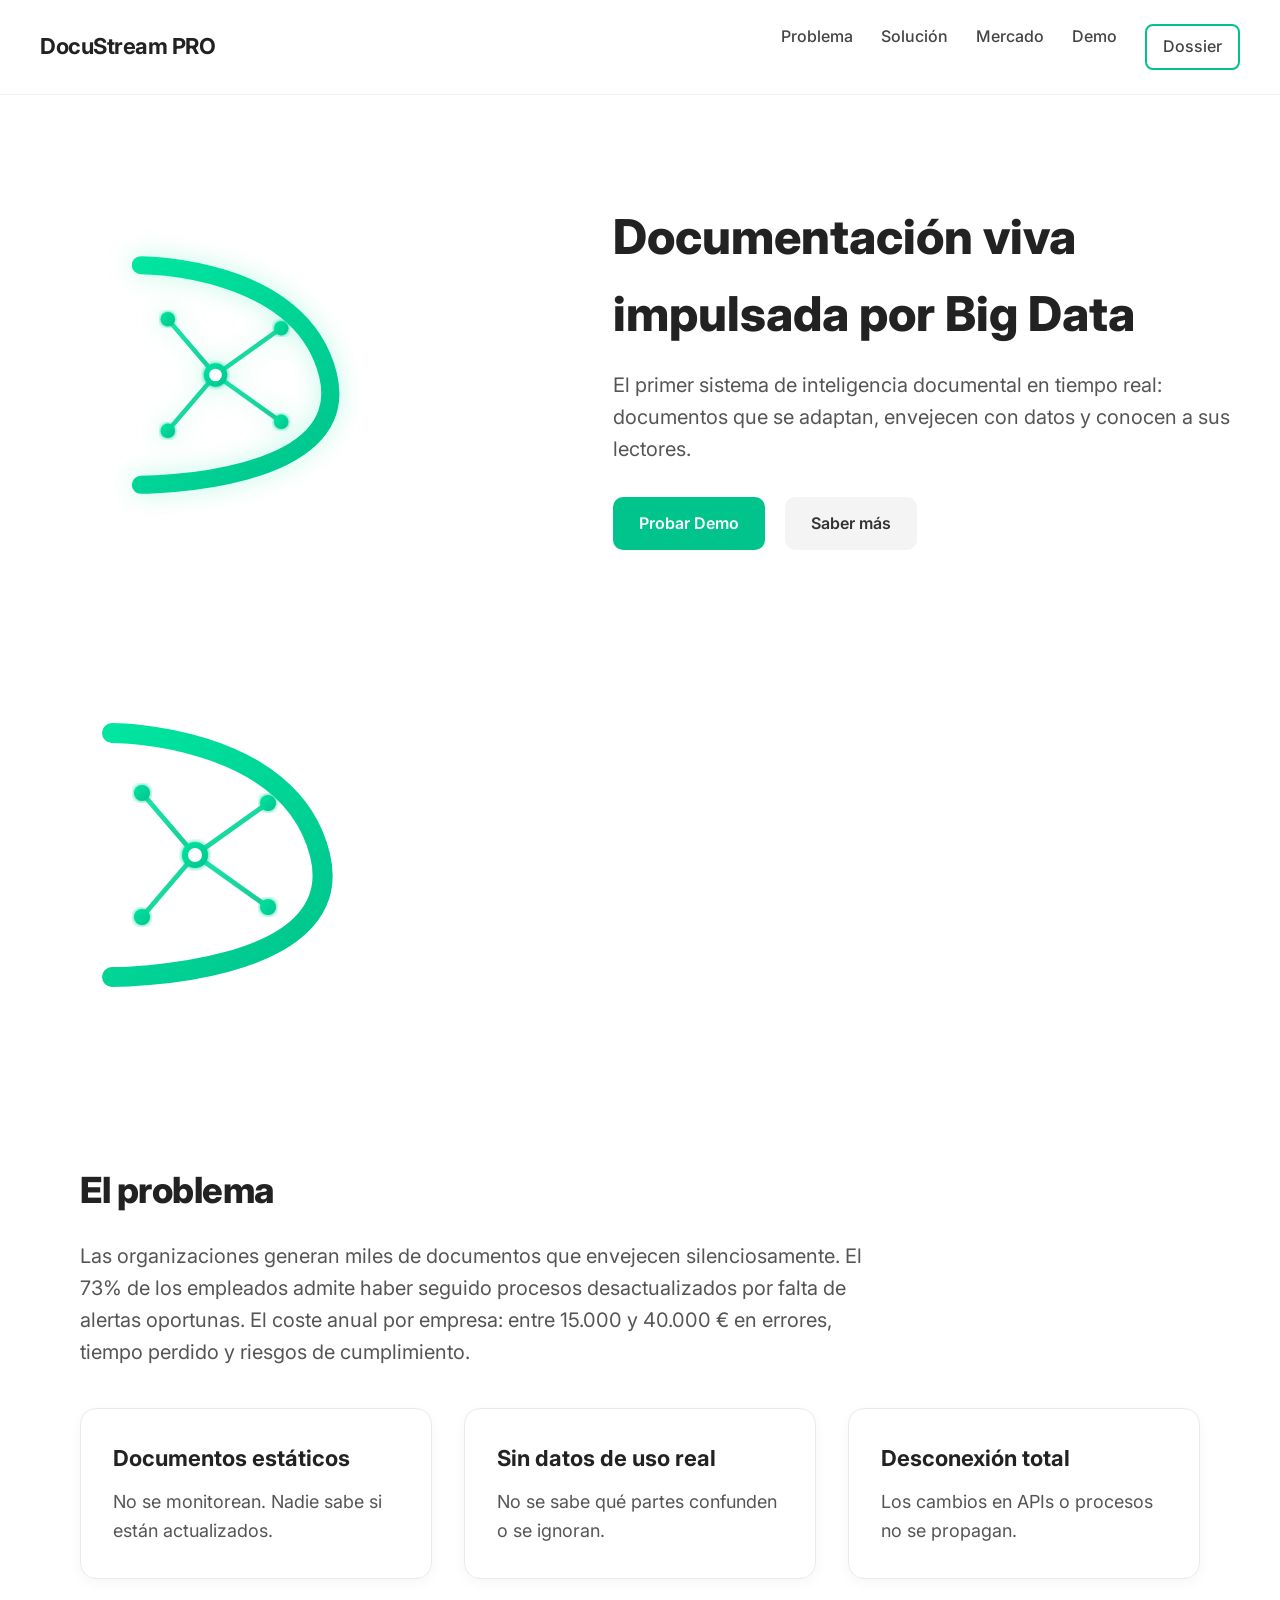
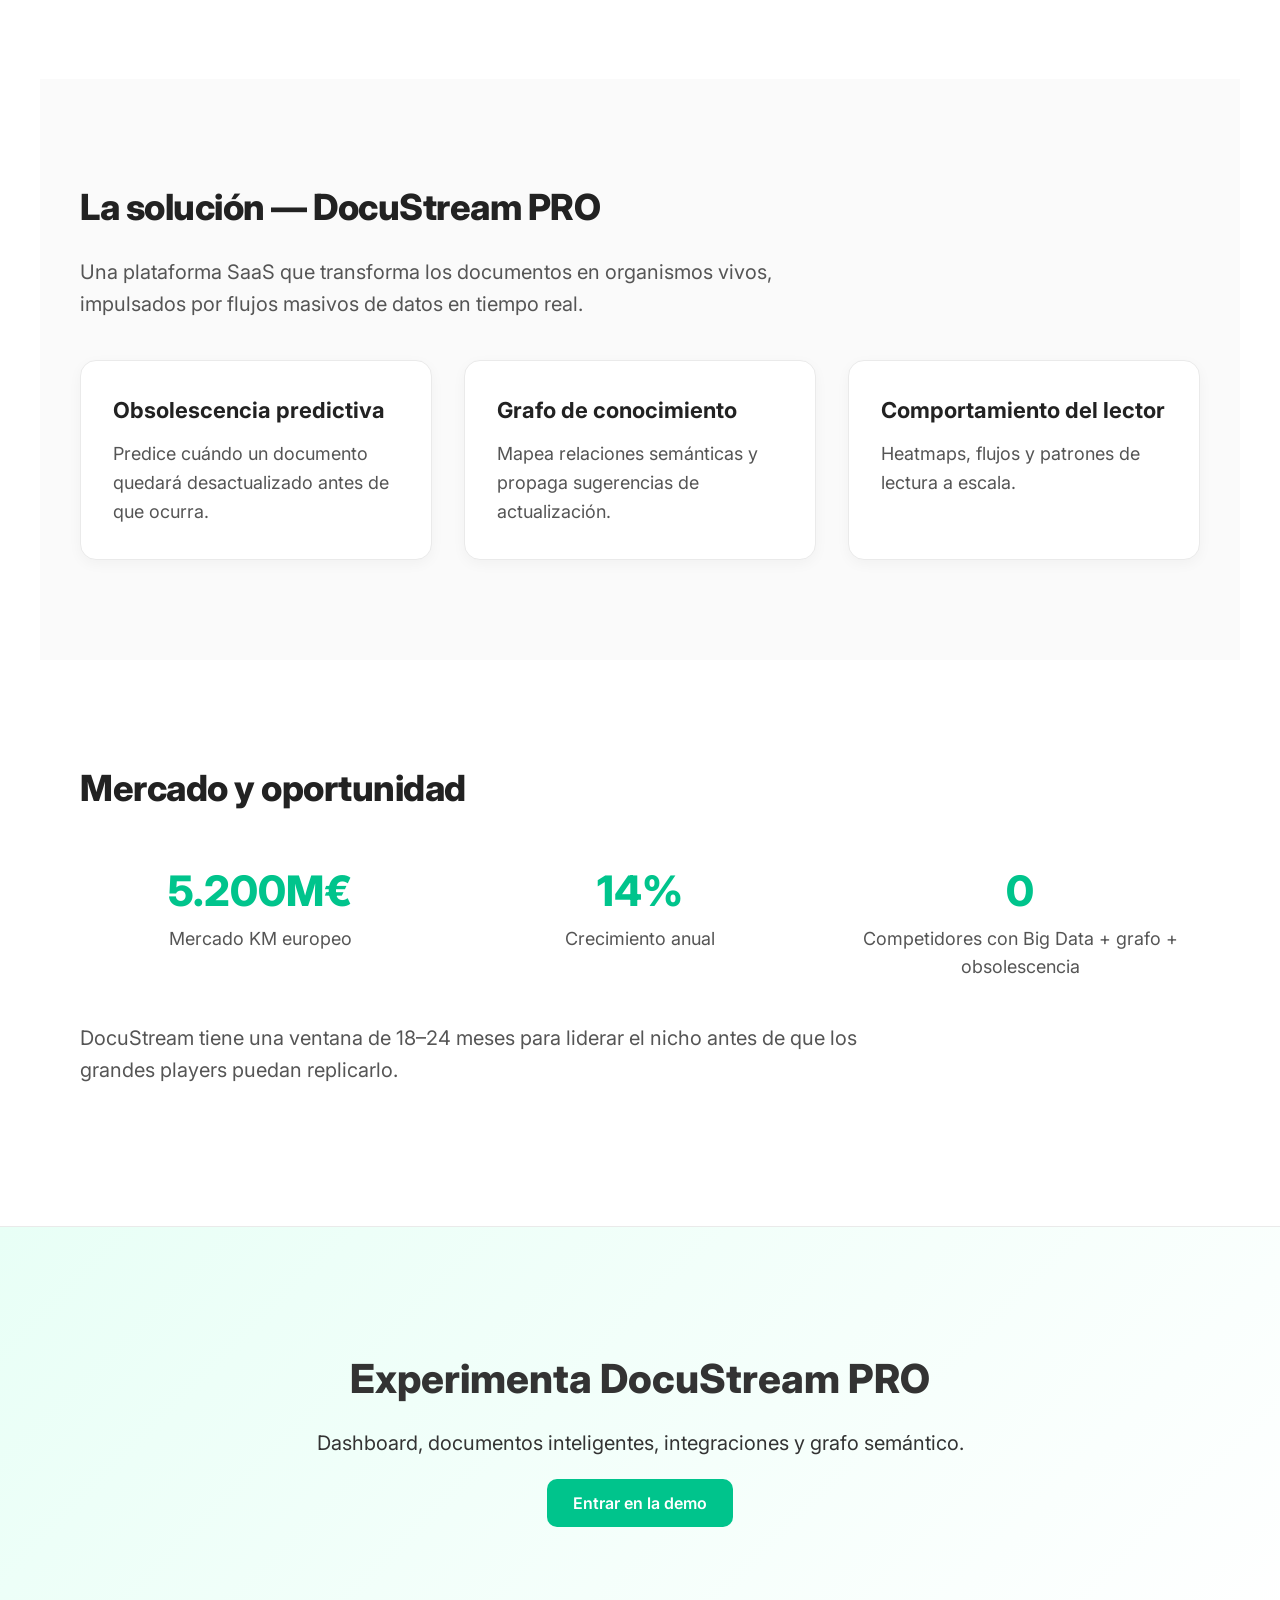
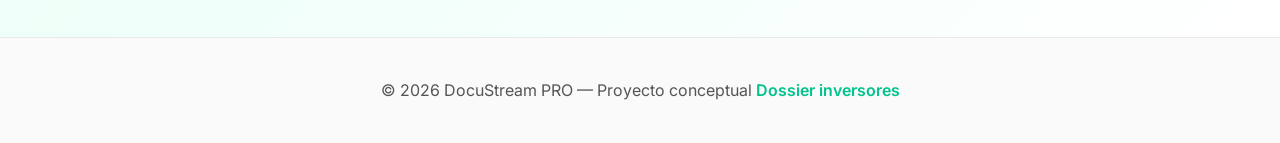
<file: index.html>
<!DOCTYPE html>
<html lang="es">
<head>
    <meta charset="UTF-8">
    <meta name="viewport" content="width=device-width, initial-scale=1.0">
    <title>DocuStream PRO — Inteligencia Documental en Tiempo Real</title>

    <link rel="stylesheet" href="assets/css/style-landing.css">
    <link href="https://fonts.googleapis.com/css2?family=Inter:wght@300;400;500;600;700&display=swap" rel="stylesheet">
</head>

<body>

    <!-- ================= HEADER ================= -->
    <header class="header">
        <div class="logo">DocuStream PRO</div>
        <nav class="nav">
            <a href="#problema">Problema</a>
            <a href="#solucion">Solución</a>
            <a href="#mercado">Mercado</a>
            <a href="#demo">Demo</a>
            <a href="dossier.html" class="btn-outline">Dossier</a>
        </nav>
    </header>

    <!-- ================= HERO ================= -->
    <section class="hero">

        <!-- VISUAL IZQUIERDA -->
        <div class="hero-visual fade-in">
            <img src="assets/images/logo-dark.svg" alt="DocuStream PRO Logo" class="hero-logo">
        </div>

        <!-- TEXTO DERECHA -->
        <div class="hero-content fade-in">
            <h1>Documentación viva impulsada por Big Data</h1>
            <p class="hero-subtitle">
                El primer sistema de inteligencia documental en tiempo real:
                documentos que se adaptan, envejecen con datos y conocen a sus lectores.
            </p>

            <div class="hero-buttons">
                <a href="demo.html" class="btn-primary">Probar Demo</a>
                <a href="#features" class="btn-secondary">Saber más</a>
            </div>
        </div>

    </section>

    <!-- ================= SVG AISLADO (NO AFECTA AL CSS) ================= -->
    <div class="hero-svg-wrapper">
     <svg xmlns="http://www.w3.org/2000/svg" viewBox="0 0 400 400" width="400" height="400">
  <defs>
    <linearGradient id="mintGrad" x1="0%" y1="0%" x2="100%" y2="100%">
      <stop offset="0%" style="stop-color:#00E5A0;stop-opacity:1" />
      <stop offset="100%" style="stop-color:#00C48C;stop-opacity:1" />
    </linearGradient>
    <filter id="glow">
      <feGaussianBlur stdDeviation="2.5" result="coloredBlur"/>
      <feMerge>
        <feMergeNode in="coloredBlur"/>
        <feMergeNode in="SourceGraphic"/>
      </feMerge>
    </filter>
  </defs>
  <!-- Backbone: vertical bar on left -->
  <line x1="112" y1="78" x2="112" y2="322" stroke="url(#mintGrad)" stroke-width="20" stroke-linecap="round"/>
  <!-- D arc -->
  <path d="M112,78 C112,78 290,78 320,200 C350,322 112,322 112,322"
        fill="none"
        stroke="url(#mintGrad)"
        stroke-width="20"
        stroke-linecap="round"
        stroke-linejoin="round"/>
  <!-- Network lines from center hub -->
  <line x1="195" y1="200" x2="142" y2="138" stroke="url(#mintGrad)" stroke-width="5" stroke-linecap="round" opacity="0.9"/>
  <line x1="195" y1="200" x2="268" y2="148" stroke="url(#mintGrad)" stroke-width="5" stroke-linecap="round" opacity="0.9"/>
  <line x1="195" y1="200" x2="142" y2="262" stroke="url(#mintGrad)" stroke-width="5" stroke-linecap="round" opacity="0.9"/>
  <line x1="195" y1="200" x2="268" y2="252" stroke="url(#mintGrad)" stroke-width="5" stroke-linecap="round" opacity="0.9"/>
  <!-- Center hub -->
  <circle cx="195" cy="200" r="13" fill="url(#mintGrad)" filter="url(#glow)"/>
  <circle cx="195" cy="200" r="7" fill="white"/>
  <!-- Satellite nodes -->
  <circle cx="142" cy="138" r="8" fill="url(#mintGrad)" filter="url(#glow)"/>
  <circle cx="268" cy="148" r="8" fill="url(#mintGrad)" filter="url(#glow)"/>
  <circle cx="142" cy="262" r="8" fill="url(#mintGrad)" filter="url(#glow)"/>
  <circle cx="268" cy="252" r="8" fill="url(#mintGrad)" filter="url(#glow)"/>
</svg>

        
    </div>

    <!-- ================= PROBLEMA ================= -->
    <section id="problema" class="section">
        <h2 class="section-title">El problema</h2>

        <p class="section-text">
            Las organizaciones generan miles de documentos que envejecen silenciosamente.
            El 73% de los empleados admite haber seguido procesos desactualizados por falta de alertas oportunas.
            El coste anual por empresa: entre 15.000 y 40.000 € en errores, tiempo perdido y riesgos de cumplimiento.
        </p>

        <div class="cards-3">
            <div class="card">
                <h3>Documentos estáticos</h3>
                <p>No se monitorean. Nadie sabe si están actualizados.</p>
            </div>
            <div class="card">
                <h3>Sin datos de uso real</h3>
                <p>No se sabe qué partes confunden o se ignoran.</p>
            </div>
            <div class="card">
                <h3>Desconexión total</h3>
                <p>Los cambios en APIs o procesos no se propagan.</p>
            </div>
        </div>
    </section>

    <!-- ================= SOLUCIÓN ================= -->
    <section id="solucion" class="section alt">
        <h2 class="section-title">La solución — DocuStream PRO</h2>

        <p class="section-text">
            Una plataforma SaaS que transforma los documentos en organismos vivos,
            impulsados por flujos masivos de datos en tiempo real.
        </p>

        <div class="cards-3">
            <div class="card">
                <h3>Obsolescencia predictiva</h3>
                <p>Predice cuándo un documento quedará desactualizado antes de que ocurra.</p>
            </div>
            <div class="card">
                <h3>Grafo de conocimiento</h3>
                <p>Mapea relaciones semánticas y propaga sugerencias de actualización.</p>
            </div>
            <div class="card">
                <h3>Comportamiento del lector</h3>
                <p>Heatmaps, flujos y patrones de lectura a escala.</p>
            </div>
        </div>
    </section>

    <!-- ================= MERCADO ================= -->
    <section id="mercado" class="section">
        <h2 class="section-title">Mercado y oportunidad</h2>

        <div class="metrics">
            <div class="metric">
                <div class="metric-value">5.200M€</div>
                <div class="metric-label">Mercado KM europeo</div>
            </div>
            <div class="metric">
                <div class="metric-value">14%</div>
                <div class="metric-label">Crecimiento anual</div>
            </div>
            <div class="metric">
                <div class="metric-value">0</div>
                <div class="metric-label">Competidores con Big Data + grafo + obsolescencia</div>
            </div>
        </div>

        <p class="section-text">
            DocuStream tiene una ventana de 18–24 meses para liderar el nicho antes de que los grandes players puedan replicarlo.
        </p>
    </section>

    <!-- ================= CTA DEMO ================= -->
    <section id="demo" class="cta">
        <h2>Experimenta DocuStream PRO</h2>
        <p>Dashboard, documentos inteligentes, integraciones y grafo semántico.</p>
        <a href="demo.html" class="btn-primary">Entrar en la demo</a>
    </section>

    <!-- ================= FOOTER ================= -->
    <footer class="footer">
        <span>© 2026 DocuStream PRO — Proyecto conceptual</span>
        <a href="dossier.html">Dossier inversores</a>
    </footer>

</body>
</html>
</file>
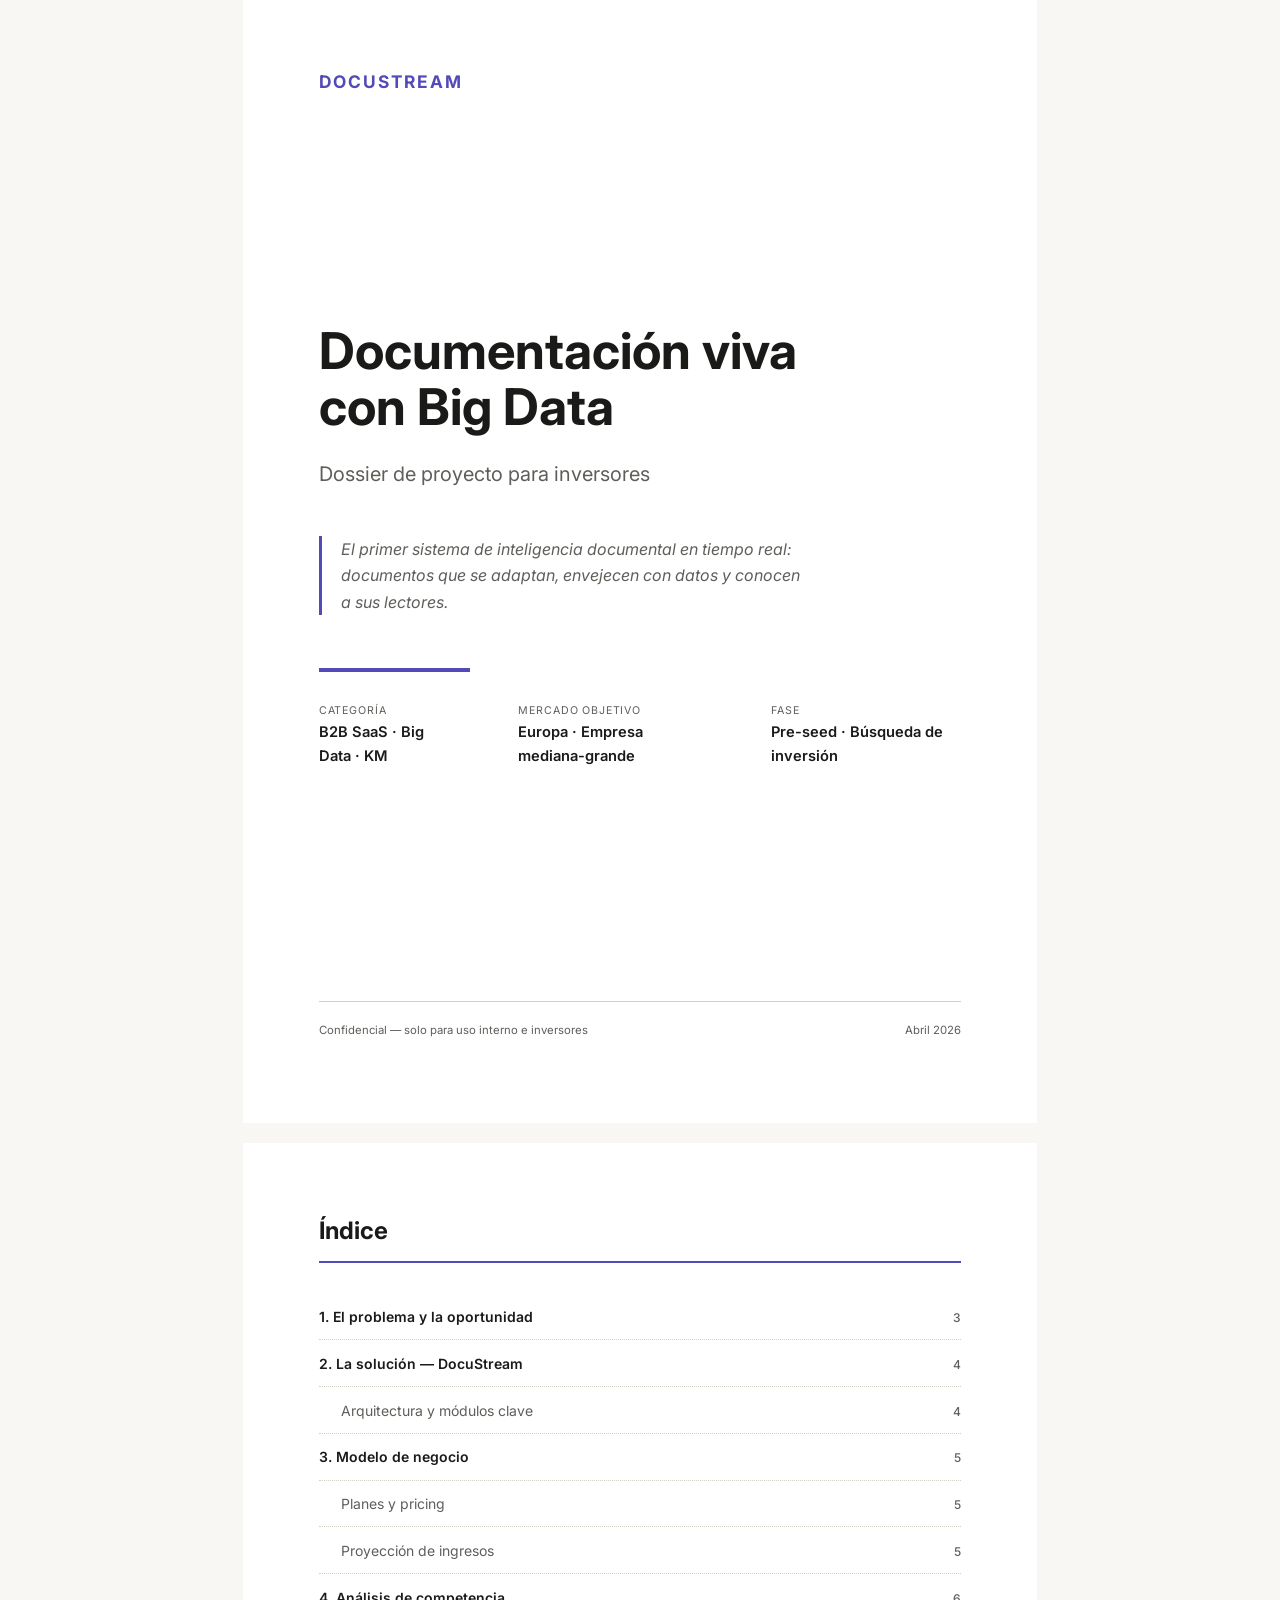
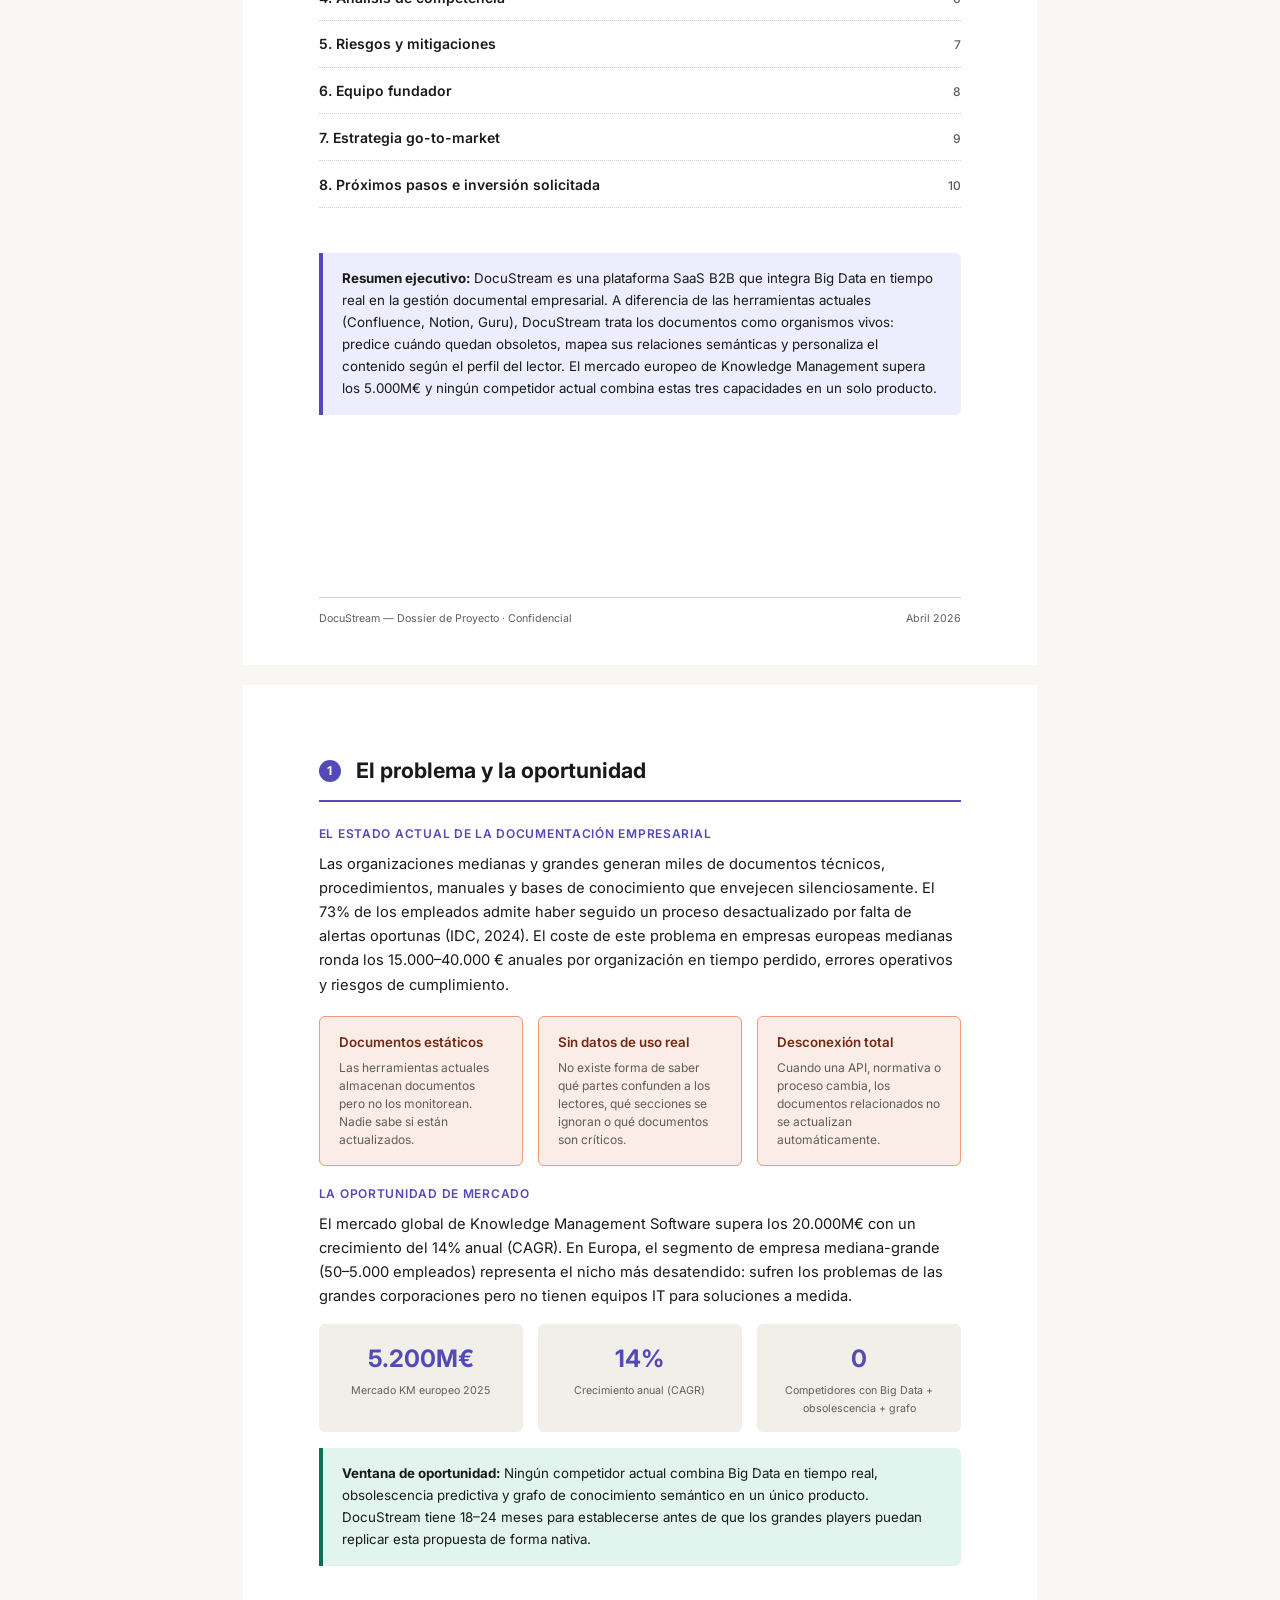
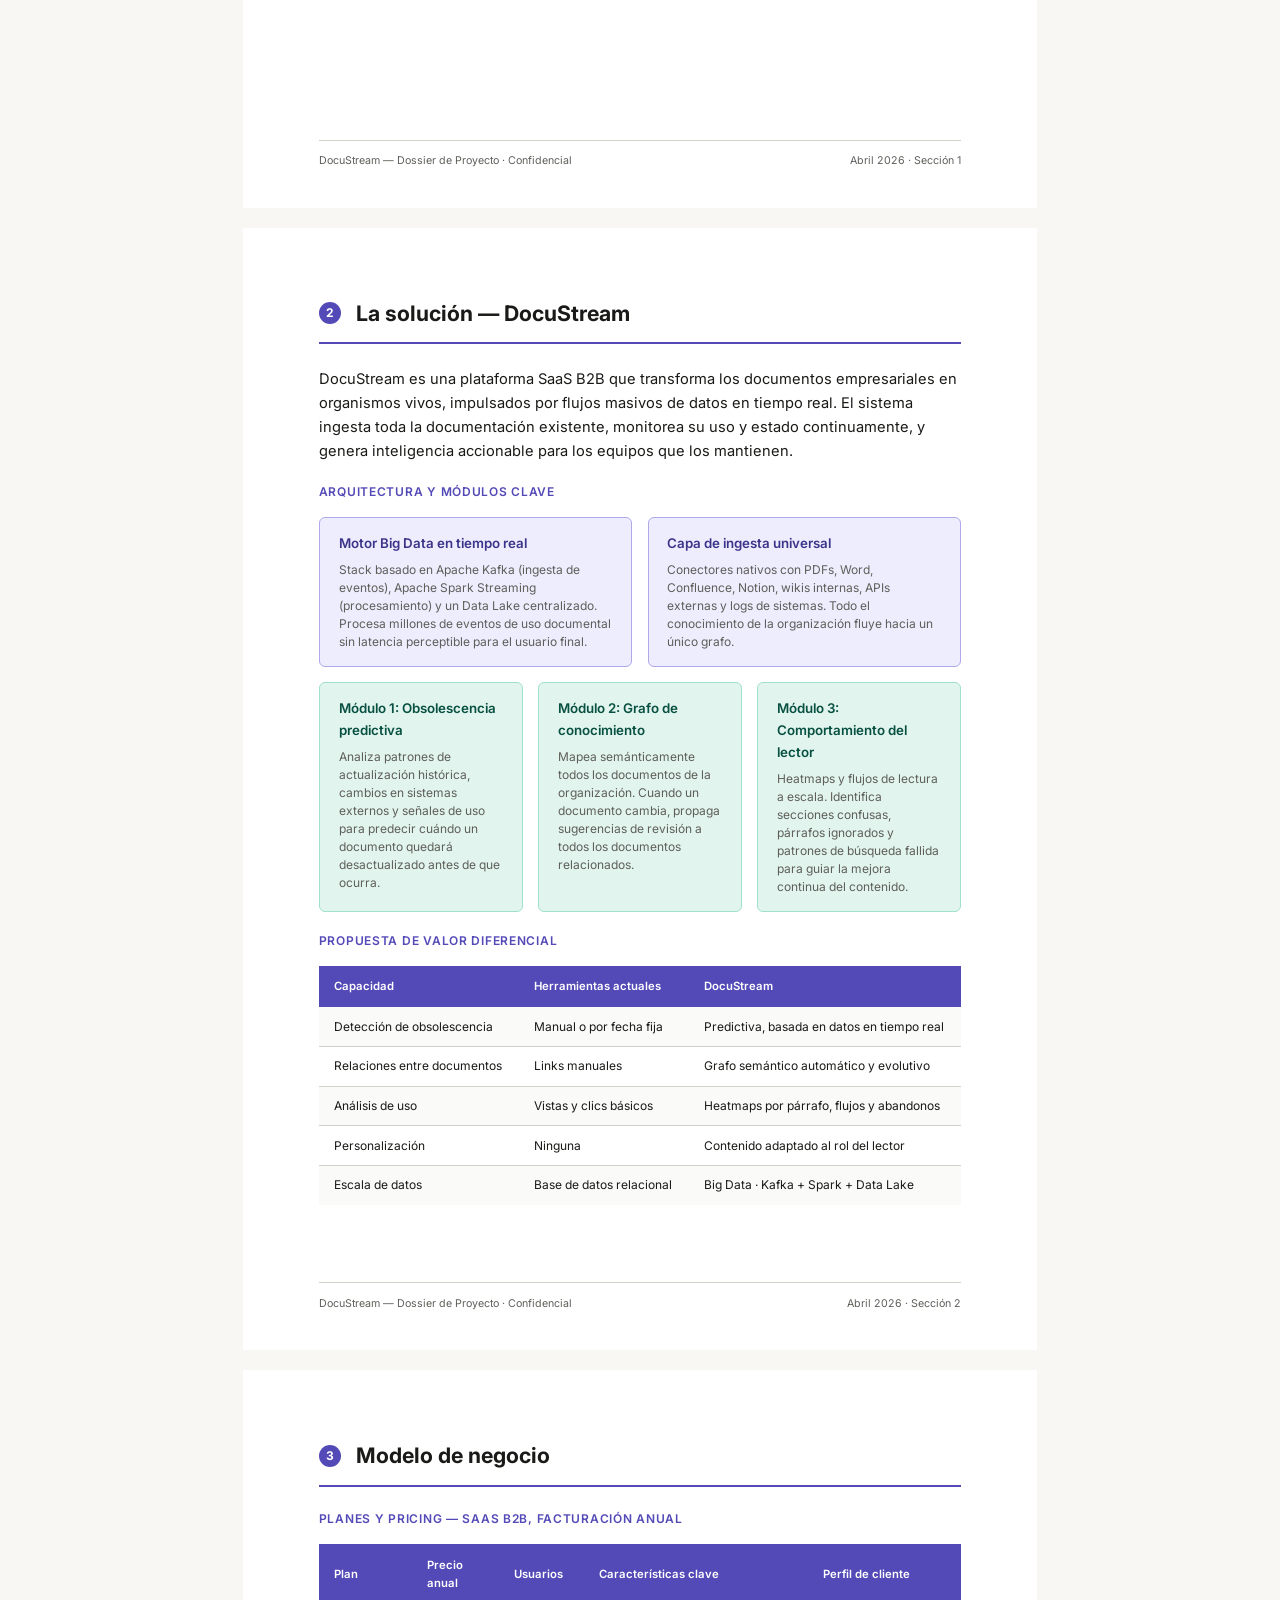
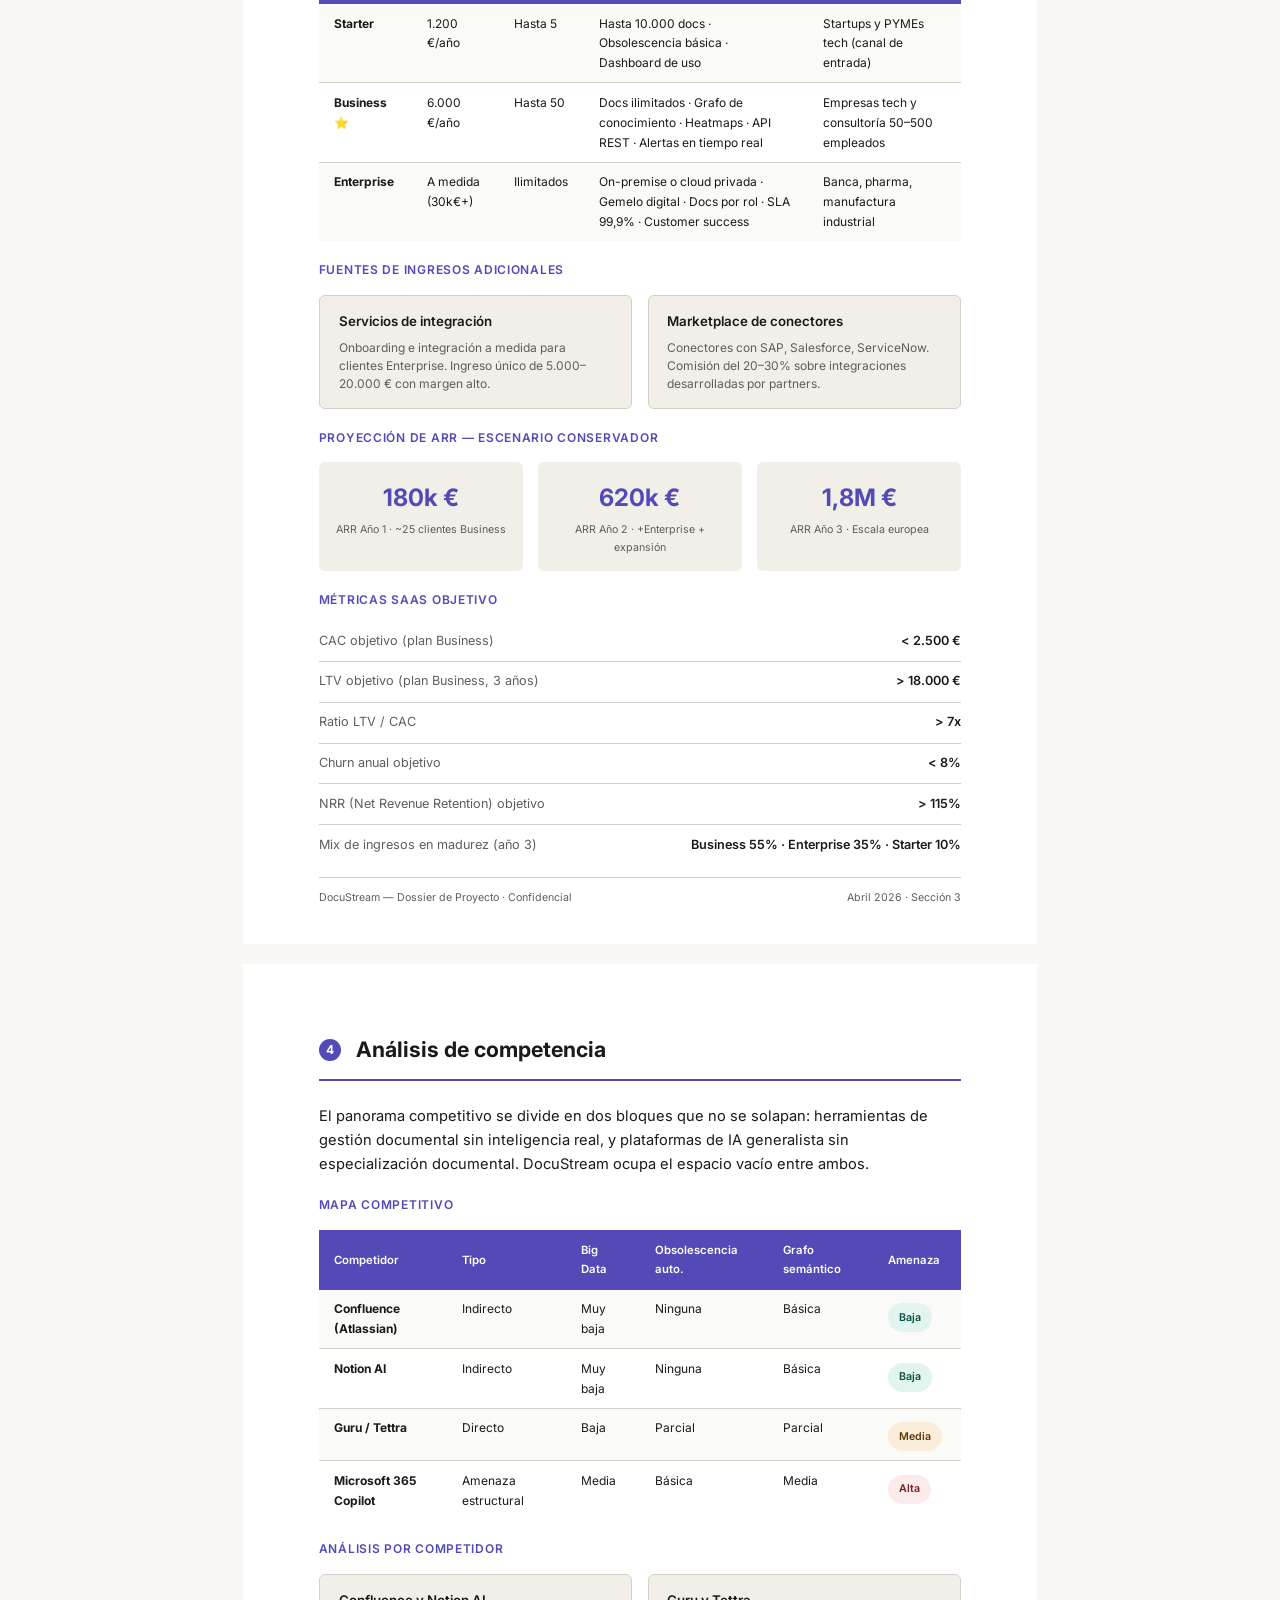
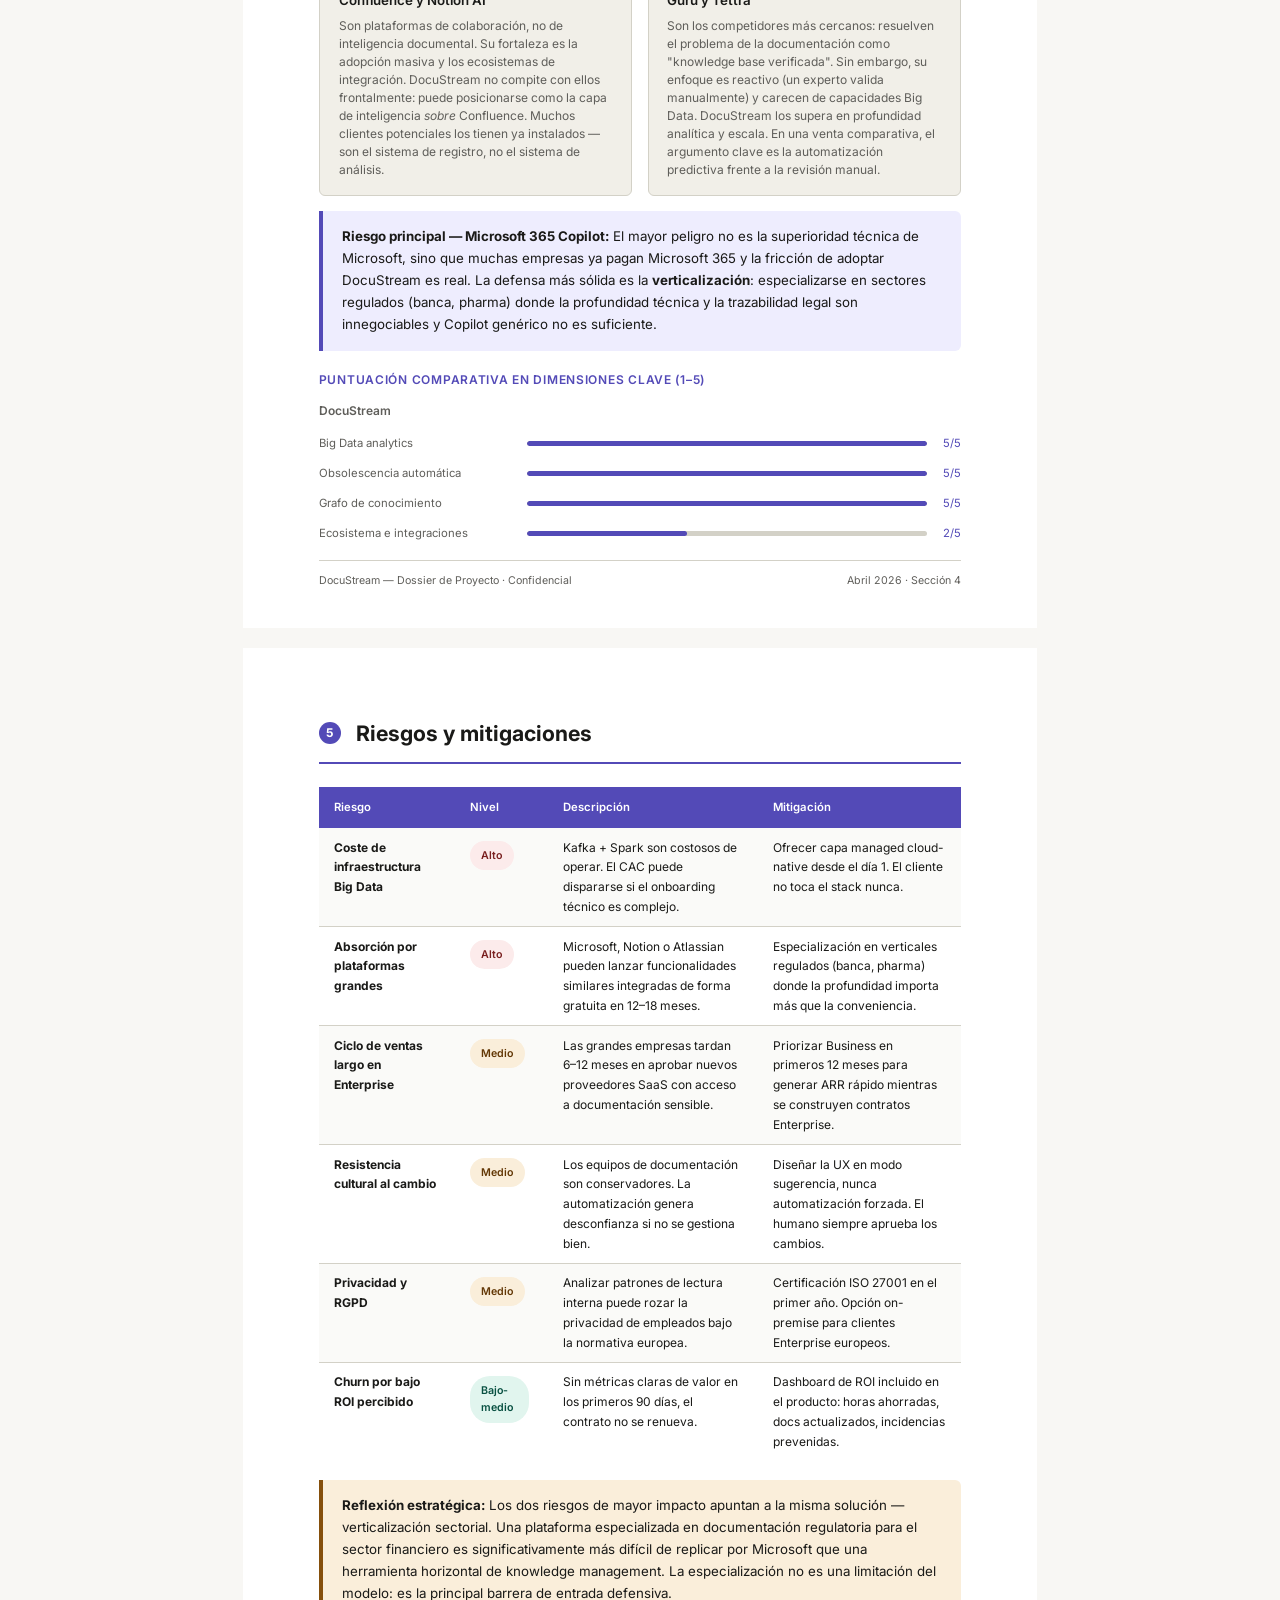
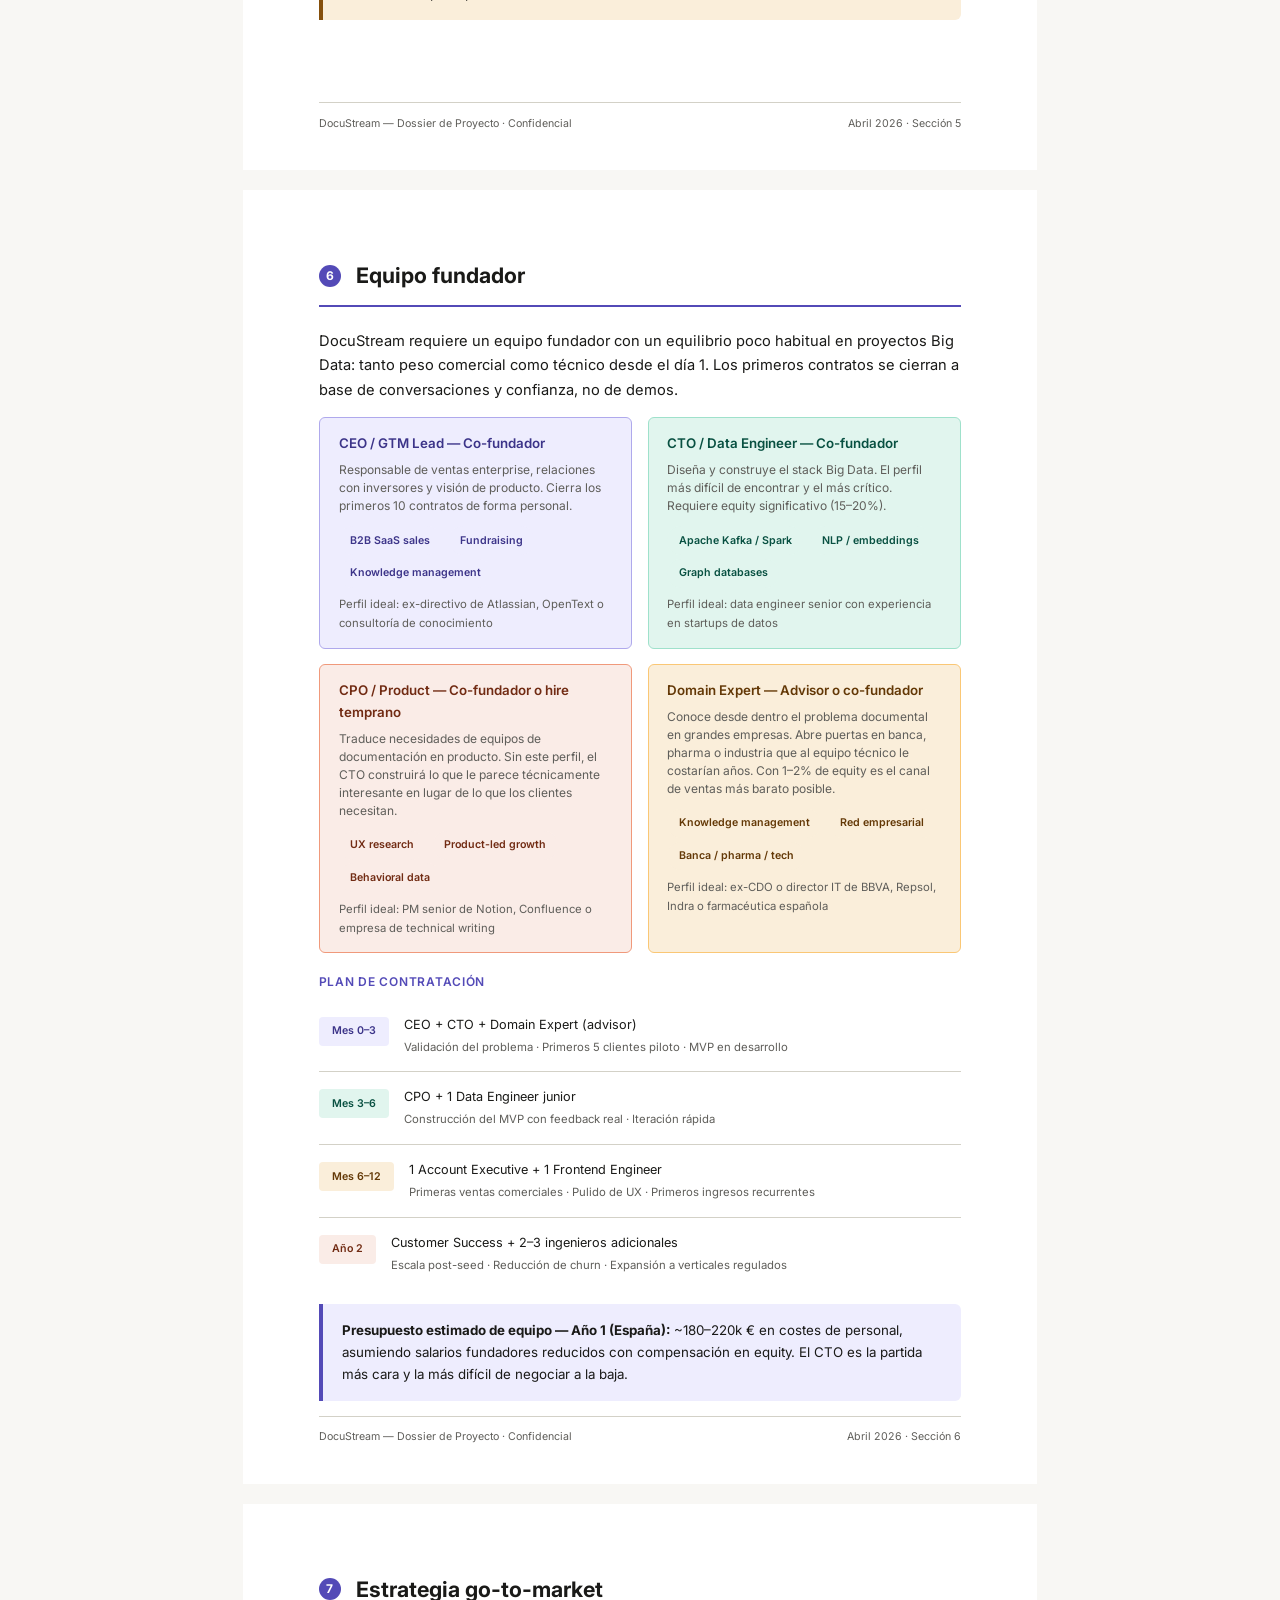
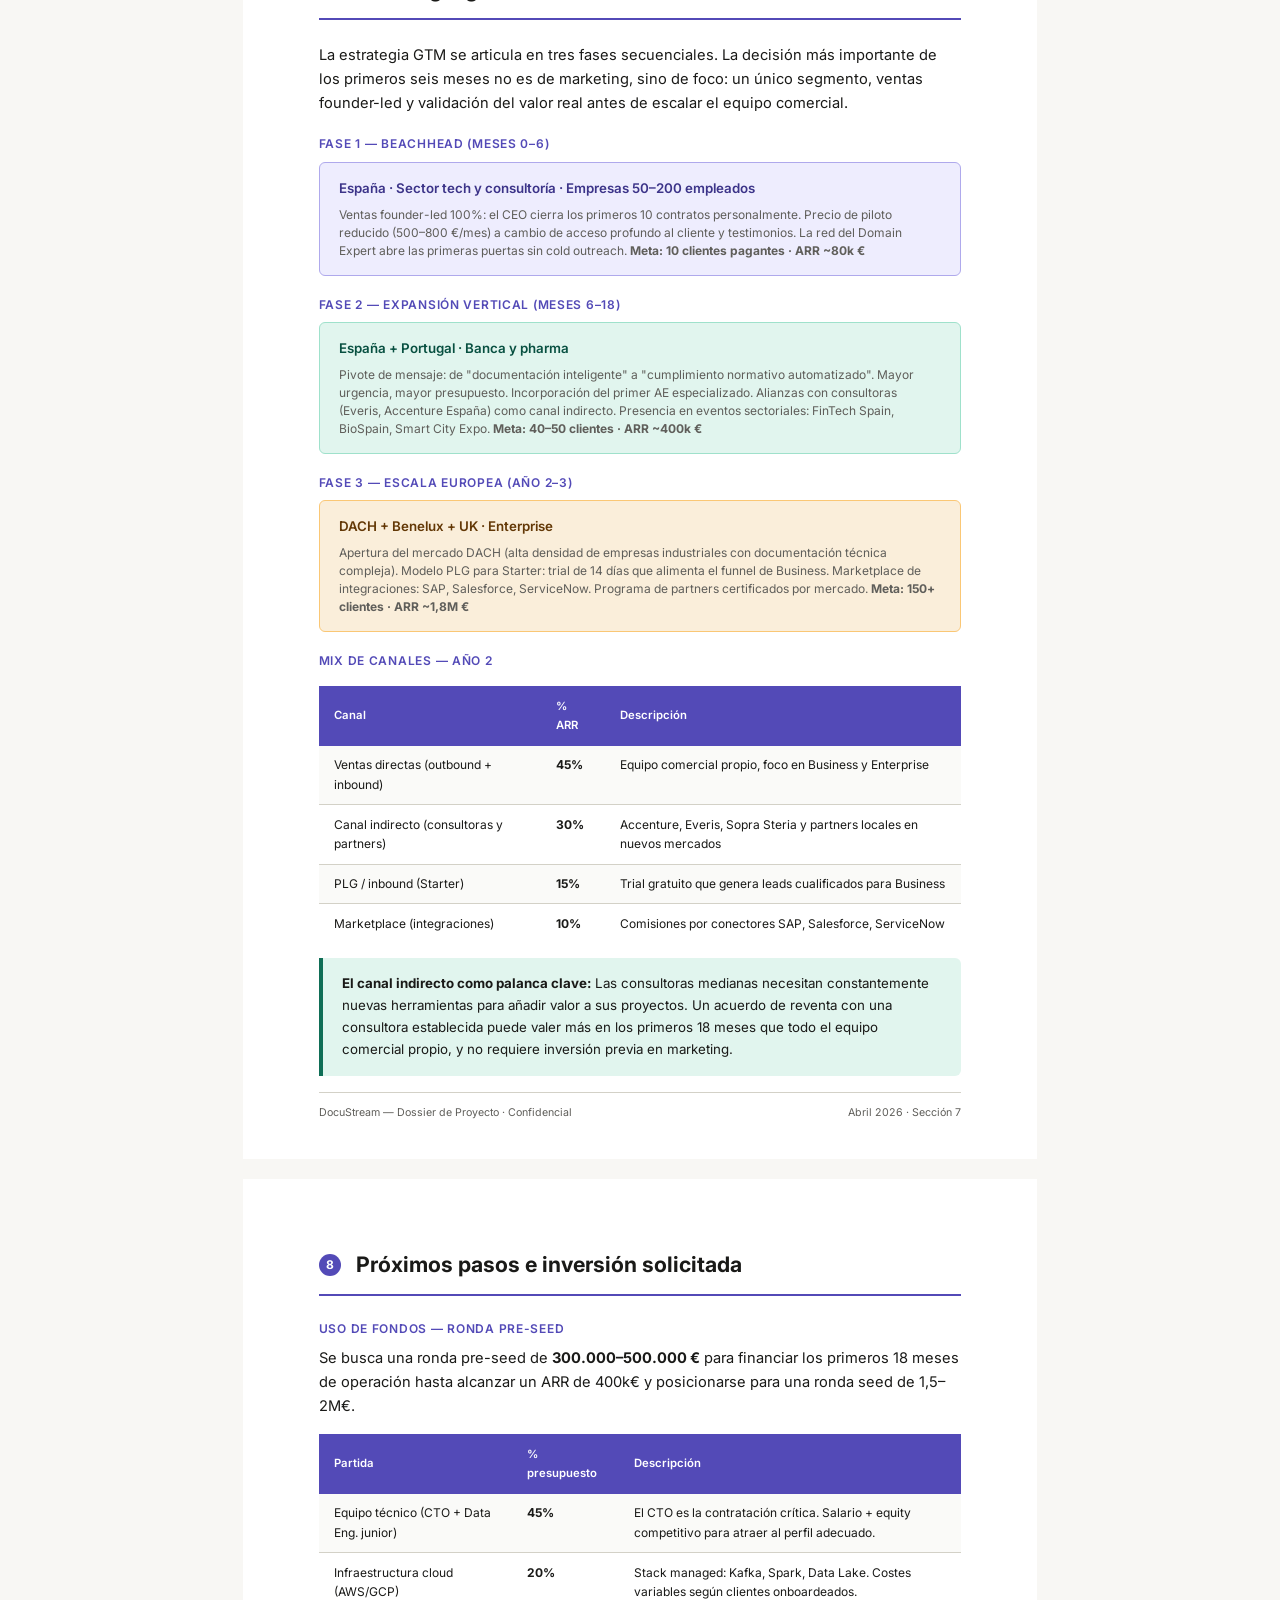
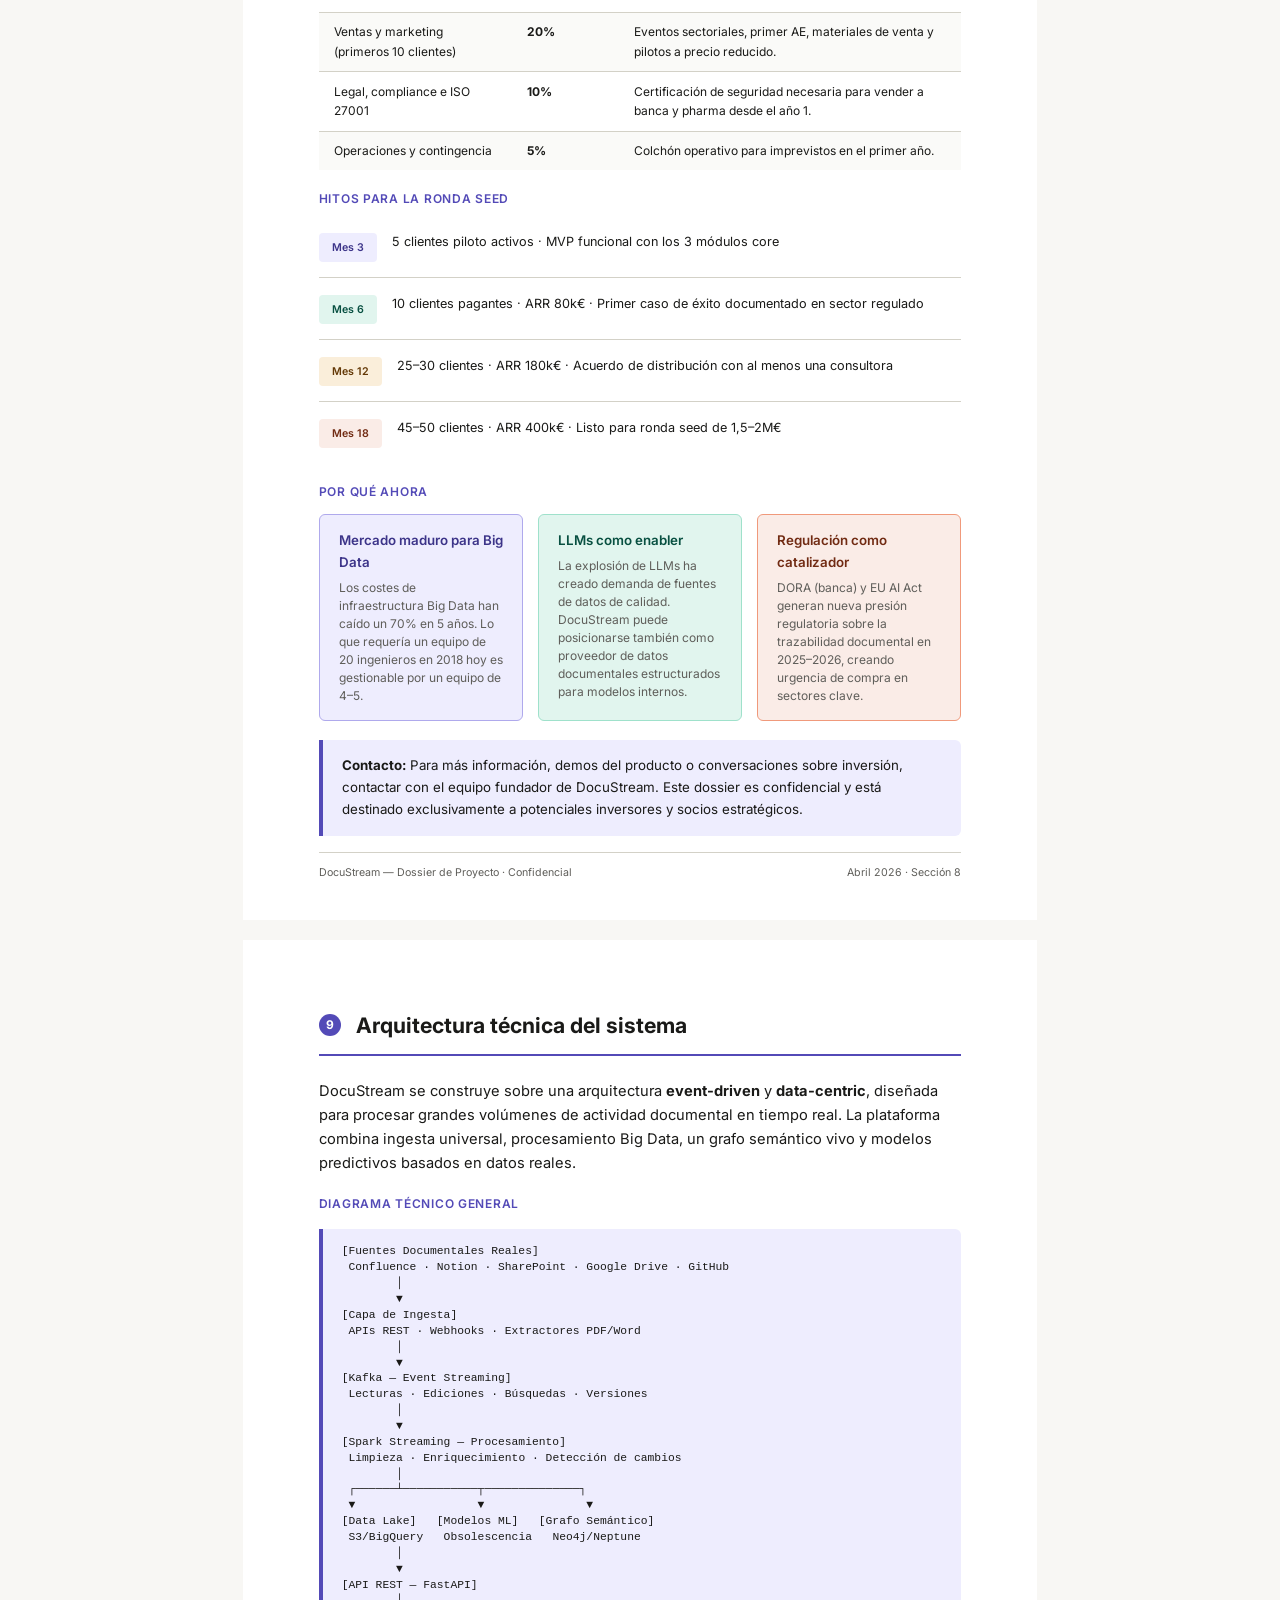
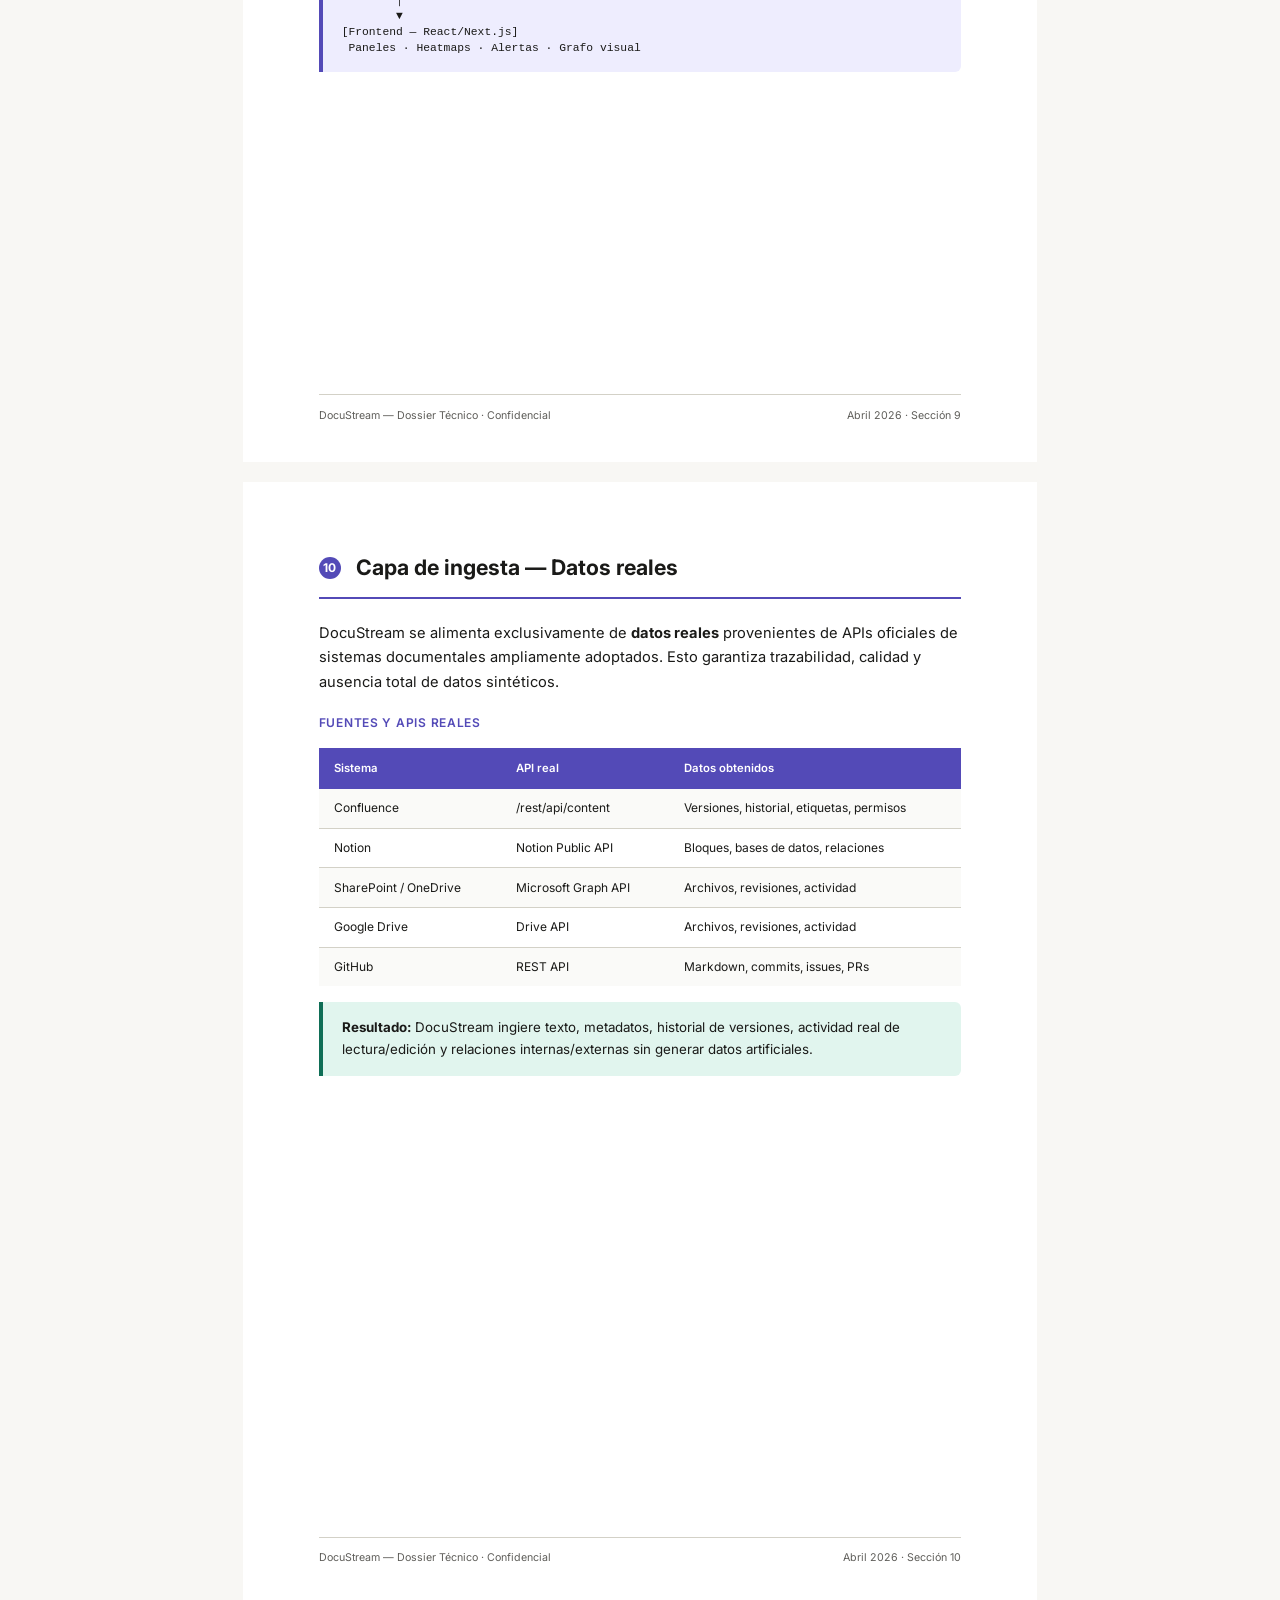
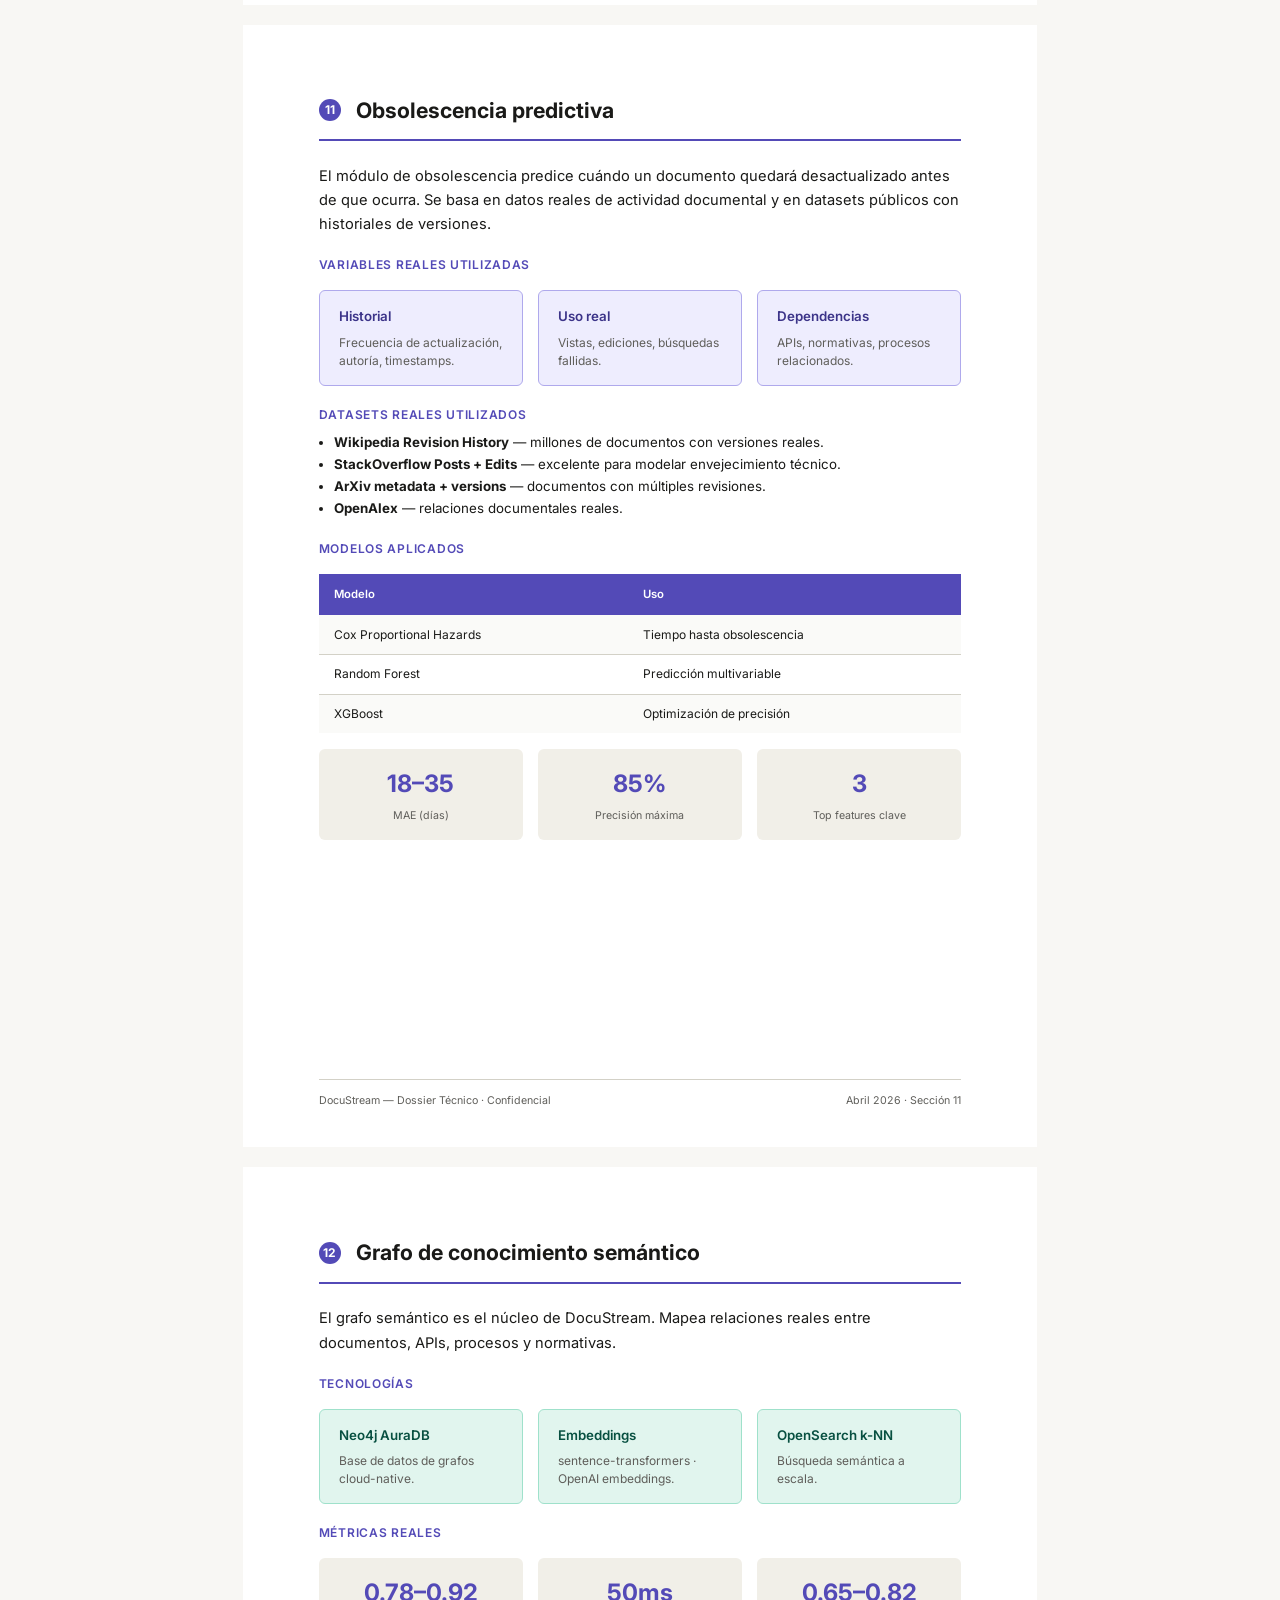
<file: dossier.html>
<!DOCTYPE html>
<html lang="es">
<head>
<meta charset="UTF-8">
<meta name="viewport" content="width=device-width, initial-scale=1.0">
<title>DocuStream — Dossier de Proyecto</title>
<style>
  @import url('https://fonts.googleapis.com/css2?family=Inter:wght@300;400;500;600;700&display=swap');

  *, *::before, *::after { box-sizing: border-box; margin: 0; padding: 0; }

  :root {
    --purple: #534AB7;
    --purple-light: #EEEDFE;
    --purple-mid: #AFA9EC;
    --teal: #0F6E56;
    --teal-light: #E1F5EE;
    --coral: #D85A30;
    --coral-light: #FAECE7;
    --amber: #854F0B;
    --amber-light: #FAEEDA;
    --gray: #444441;
    --gray-light: #F1EFE8;
    --text: #1a1a18;
    --text-muted: #5F5E5A;
    --border: #D3D1C7;
    --white: #ffffff;
    --page-bg: #f8f7f4;
  }

  body {
    font-family: 'Inter', Arial, sans-serif;
    font-size: 11pt;
    line-height: 1.65;
    color: var(--text);
    background: var(--page-bg);
  }

  .page {
    width: 210mm;
    min-height: 297mm;
    margin: 0 auto 20px;
    background: var(--white);
    padding: 18mm 20mm;
    page-break-after: always;
    position: relative;
  }

  /* PORTADA */
  .cover {
    display: flex;
    flex-direction: column;
    justify-content: space-between;
    min-height: 257mm;
  }
  .cover-top { }
  .cover-logo {
    font-size: 13pt;
    font-weight: 700;
    letter-spacing: 0.12em;
    color: var(--purple);
    text-transform: uppercase;
    margin-bottom: 60mm;
  }
  .cover-title {
    font-size: 38pt;
    font-weight: 700;
    line-height: 1.1;
    color: var(--text);
    margin-bottom: 6mm;
  }
  .cover-subtitle {
    font-size: 15pt;
    font-weight: 400;
    color: var(--text-muted);
    margin-bottom: 12mm;
  }
  .cover-tagline {
    font-size: 12pt;
    color: var(--text-muted);
    border-left: 3px solid var(--purple);
    padding-left: 5mm;
    font-style: italic;
    max-width: 130mm;
  }
  .cover-bar {
    height: 4px;
    background: var(--purple);
    width: 40mm;
    margin: 14mm 0 6mm;
  }
  .cover-meta {
    display: flex;
    gap: 16mm;
    margin-top: 8mm;
  }
  .cover-meta-item { }
  .cover-meta-label { font-size: 8pt; text-transform: uppercase; letter-spacing: 0.08em; color: var(--text-muted); }
  .cover-meta-value { font-size: 11pt; font-weight: 600; color: var(--text); }
  .cover-bottom {
    border-top: 1px solid var(--border);
    padding-top: 5mm;
    display: flex;
    justify-content: space-between;
    font-size: 8.5pt;
    color: var(--text-muted);
  }

  /* ÍNDICE */
  .toc-title {
    font-size: 18pt;
    font-weight: 700;
    color: var(--text);
    margin-bottom: 8mm;
    padding-bottom: 3mm;
    border-bottom: 2px solid var(--purple);
  }
  .toc-item {
    display: flex;
    align-items: baseline;
    justify-content: space-between;
    padding: 3mm 0;
    border-bottom: 1px dotted var(--border);
    font-size: 10.5pt;
  }
  .toc-section { font-weight: 600; color: var(--text); }
  .toc-num { font-size: 9pt; color: var(--text-muted); font-weight: 500; }
  .toc-item.sub { padding-left: 6mm; }
  .toc-item.sub .toc-section { font-weight: 400; color: var(--text-muted); }

  /* SECCIONES */
  .section-header {
    display: flex;
    align-items: center;
    gap: 4mm;
    margin-bottom: 6mm;
    padding-bottom: 3mm;
    border-bottom: 2px solid var(--purple);
  }
  .section-num {
    font-size: 9pt;
    font-weight: 700;
    color: var(--white);
    background: var(--purple);
    width: 22px;
    height: 22px;
    border-radius: 50%;
    display: flex;
    align-items: center;
    justify-content: center;
    flex-shrink: 0;
  }
  .section-title {
    font-size: 16pt;
    font-weight: 700;
    color: var(--text);
  }
  .subsection-title {
    font-size: 11pt;
    font-weight: 600;
    color: var(--purple);
    margin: 5mm 0 2mm;
    text-transform: uppercase;
    letter-spacing: 0.06em;
    font-size: 9pt;
  }

  p { margin-bottom: 3mm; }

  /* CARDS / BOXES */
  .card-grid {
    display: grid;
    gap: 4mm;
    margin: 4mm 0;
  }
  .card-grid-2 { grid-template-columns: 1fr 1fr; }
  .card-grid-3 { grid-template-columns: 1fr 1fr 1fr; }
  .card-grid-4 { grid-template-columns: 1fr 1fr 1fr 1fr; }

  .card {
    border: 1px solid var(--border);
    border-radius: 6px;
    padding: 4mm 5mm;
  }
  .card-purple { background: var(--purple-light); border-color: var(--purple-mid); }
  .card-teal { background: var(--teal-light); border-color: #9FE1CB; }
  .card-coral { background: var(--coral-light); border-color: #F0997B; }
  .card-amber { background: var(--amber-light); border-color: #FAC775; }
  .card-gray { background: var(--gray-light); border-color: var(--border); }

  .card-title { font-size: 10pt; font-weight: 600; margin-bottom: 1.5mm; color: var(--text); }
  .card-body { font-size: 9pt; color: var(--text-muted); line-height: 1.5; }
  .card-title-purple { color: #3C3489; }
  .card-title-teal { color: #085041; }
  .card-title-coral { color: #712B13; }
  .card-title-amber { color: #633806; }

  /* TABLA */
  table {
    width: 100%;
    border-collapse: collapse;
    font-size: 9pt;
    margin: 4mm 0;
  }
  th {
    background: var(--purple);
    color: var(--white);
    font-weight: 600;
    padding: 3mm 4mm;
    text-align: left;
    font-size: 8.5pt;
  }
  td {
    padding: 2.5mm 4mm;
    border-bottom: 1px solid var(--border);
    vertical-align: top;
  }
  tr:nth-child(even) td { background: #fafaf8; }
  tr:last-child td { border-bottom: none; }

  /* HIGHLIGHT BOX */
  .highlight {
    border-left: 4px solid var(--purple);
    background: var(--purple-light);
    padding: 4mm 5mm;
    border-radius: 0 6px 6px 0;
    margin: 4mm 0;
    font-size: 10pt;
  }
  .highlight-teal {
    border-left-color: var(--teal);
    background: var(--teal-light);
  }
  .highlight-amber {
    border-left-color: var(--amber);
    background: var(--amber-light);
  }

  /* PILLS */
  .pill {
    display: inline-block;
    font-size: 8pt;
    font-weight: 600;
    padding: 1.5mm 3mm;
    border-radius: 20px;
    margin: 1mm 1mm 0 0;
  }
  .pill-purple { background: var(--purple-light); color: #3C3489; }
  .pill-teal { background: var(--teal-light); color: #085041; }
  .pill-coral { background: var(--coral-light); color: #712B13; }
  .pill-amber { background: var(--amber-light); color: #633806; }
  .pill-red { background: #FCEBEB; color: #791F1F; }

  /* KPI BAR */
  .kpi-row { display: flex; justify-content: space-between; align-items: center; padding: 2.5mm 0; border-bottom: 1px solid var(--border); font-size: 9.5pt; }
  .kpi-row:last-child { border: none; }
  .kpi-label { color: var(--text-muted); }
  .kpi-value { font-weight: 600; color: var(--text); }

  /* PHASE TIMELINE */
  .phase {
    display: flex;
    gap: 4mm;
    padding: 4mm 0;
    border-bottom: 1px solid var(--border);
    align-items: flex-start;
    font-size: 9.5pt;
  }
  .phase:last-child { border: none; }
  .phase-badge {
    font-size: 8pt;
    font-weight: 600;
    padding: 1.5mm 3.5mm;
    border-radius: 4px;
    white-space: nowrap;
    flex-shrink: 0;
    margin-top: 0.5mm;
  }
  .phase-content { color: var(--text); line-height: 1.5; }
  .phase-meta { font-size: 8.5pt; color: var(--text-muted); margin-top: 1mm; }

  /* METRIC CARD */
  .metric-grid {
    display: grid;
    grid-template-columns: repeat(3, 1fr);
    gap: 4mm;
    margin: 4mm 0;
  }
  .metric-card {
    background: var(--gray-light);
    border-radius: 6px;
    padding: 4mm;
    text-align: center;
  }
  .metric-value { font-size: 18pt; font-weight: 700; color: var(--purple); }
  .metric-label { font-size: 8pt; color: var(--text-muted); margin-top: 1mm; }

  /* SCORE BAR */
  .score-row { display: flex; align-items: center; gap: 3mm; font-size: 8.5pt; padding: 1.5mm 0; }
  .score-label { width: 52mm; color: var(--text-muted); flex-shrink: 0; }
  .score-bar-bg { flex: 1; height: 5px; background: var(--border); border-radius: 3px; overflow: hidden; }
  .score-bar-fill { height: 100%; border-radius: 3px; }

  /* FOOTER */
  .page-footer {
    position: absolute;
    bottom: 10mm;
    left: 20mm;
    right: 20mm;
    display: flex;
    justify-content: space-between;
    font-size: 8pt;
    color: var(--text-muted);
    border-top: 1px solid var(--border);
    padding-top: 3mm;
  }

  /* PRINT */
  @media print {
    body { background: white; }
    .page { margin: 0; box-shadow: none; page-break-after: always; }
  }
</style>
</head>
<body>

<!-- ==================== PORTADA ==================== -->
<div class="page">
  <div class="cover">
    <div class="cover-top">
      <div class="cover-logo">DocuStream</div>
      <div class="cover-title">Documentación viva<br>con Big Data</div>
      <div class="cover-subtitle">Dossier de proyecto para inversores</div>
      <div class="cover-tagline">El primer sistema de inteligencia documental en tiempo real: documentos que se adaptan, envejecen con datos y conocen a sus lectores.</div>
      <div class="cover-bar"></div>
      <div class="cover-meta">
        <div class="cover-meta-item">
          <div class="cover-meta-label">Categoría</div>
          <div class="cover-meta-value">B2B SaaS · Big Data · KM</div>
        </div>
        <div class="cover-meta-item">
          <div class="cover-meta-label">Mercado objetivo</div>
          <div class="cover-meta-value">Europa · Empresa mediana-grande</div>
        </div>
        <div class="cover-meta-item">
          <div class="cover-meta-label">Fase</div>
          <div class="cover-meta-value">Pre-seed · Búsqueda de inversión</div>
        </div>
      </div>
    </div>
    <div class="cover-bottom">
      <span>Confidencial — solo para uso interno e inversores</span>
      <span>Abril 2026</span>
    </div>
  </div>
</div>

<!-- ==================== ÍNDICE ==================== -->
<div class="page">
  <div class="toc-title">Índice</div>

  <div class="toc-item">
    <span class="toc-section">1. El problema y la oportunidad</span>
    <span class="toc-num">3</span>
  </div>
  <div class="toc-item">
    <span class="toc-section">2. La solución — DocuStream</span>
    <span class="toc-num">4</span>
  </div>
  <div class="toc-item sub">
    <span class="toc-section">Arquitectura y módulos clave</span>
    <span class="toc-num">4</span>
  </div>
  <div class="toc-item">
    <span class="toc-section">3. Modelo de negocio</span>
    <span class="toc-num">5</span>
  </div>
  <div class="toc-item sub">
    <span class="toc-section">Planes y pricing</span>
    <span class="toc-num">5</span>
  </div>
  <div class="toc-item sub">
    <span class="toc-section">Proyección de ingresos</span>
    <span class="toc-num">5</span>
  </div>
  <div class="toc-item">
    <span class="toc-section">4. Análisis de competencia</span>
    <span class="toc-num">6</span>
  </div>
  <div class="toc-item">
    <span class="toc-section">5. Riesgos y mitigaciones</span>
    <span class="toc-num">7</span>
  </div>
  <div class="toc-item">
    <span class="toc-section">6. Equipo fundador</span>
    <span class="toc-num">8</span>
  </div>
  <div class="toc-item">
    <span class="toc-section">7. Estrategia go-to-market</span>
    <span class="toc-num">9</span>
  </div>
  <div class="toc-item">
    <span class="toc-section">8. Próximos pasos e inversión solicitada</span>
    <span class="toc-num">10</span>
  </div>

  <div class="highlight" style="margin-top: 12mm;">
    <strong>Resumen ejecutivo:</strong> DocuStream es una plataforma SaaS B2B que integra Big Data en tiempo real en la gestión documental empresarial. A diferencia de las herramientas actuales (Confluence, Notion, Guru), DocuStream trata los documentos como organismos vivos: predice cuándo quedan obsoletos, mapea sus relaciones semánticas y personaliza el contenido según el perfil del lector. El mercado europeo de Knowledge Management supera los 5.000M€ y ningún competidor actual combina estas tres capacidades en un solo producto.
  </div>
  <div class="page-footer">
    <span>DocuStream — Dossier de Proyecto · Confidencial</span>
    <span>Abril 2026</span>
  </div>
</div>

<!-- ==================== 1. PROBLEMA Y OPORTUNIDAD ==================== -->
<div class="page">
  <div class="section-header">
    <div class="section-num">1</div>
    <div class="section-title">El problema y la oportunidad</div>
  </div>

  <div class="subsection-title">El estado actual de la documentación empresarial</div>
  <p>Las organizaciones medianas y grandes generan miles de documentos técnicos, procedimientos, manuales y bases de conocimiento que envejecen silenciosamente. El 73% de los empleados admite haber seguido un proceso desactualizado por falta de alertas oportunas (IDC, 2024). El coste de este problema en empresas europeas medianas ronda los 15.000–40.000 € anuales por organización en tiempo perdido, errores operativos y riesgos de cumplimiento.</p>

  <div class="card-grid card-grid-3" style="margin: 5mm 0;">
    <div class="card card-coral">
      <div class="card-title card-title-coral">Documentos estáticos</div>
      <div class="card-body">Las herramientas actuales almacenan documentos pero no los monitorean. Nadie sabe si están actualizados.</div>
    </div>
    <div class="card card-coral">
      <div class="card-title card-title-coral">Sin datos de uso real</div>
      <div class="card-body">No existe forma de saber qué partes confunden a los lectores, qué secciones se ignoran o qué documentos son críticos.</div>
    </div>
    <div class="card card-coral">
      <div class="card-title card-title-coral">Desconexión total</div>
      <div class="card-body">Cuando una API, normativa o proceso cambia, los documentos relacionados no se actualizan automáticamente.</div>
    </div>
  </div>

  <div class="subsection-title">La oportunidad de mercado</div>
  <p>El mercado global de Knowledge Management Software supera los 20.000M€ con un crecimiento del 14% anual (CAGR). En Europa, el segmento de empresa mediana-grande (50–5.000 empleados) representa el nicho más desatendido: sufren los problemas de las grandes corporaciones pero no tienen equipos IT para soluciones a medida.</p>

  <div class="metric-grid">
    <div class="metric-card">
      <div class="metric-value">5.200M€</div>
      <div class="metric-label">Mercado KM europeo 2025</div>
    </div>
    <div class="metric-card">
      <div class="metric-value">14%</div>
      <div class="metric-label">Crecimiento anual (CAGR)</div>
    </div>
    <div class="metric-card">
      <div class="metric-value">0</div>
      <div class="metric-label">Competidores con Big Data + obsolescencia + grafo</div>
    </div>
  </div>

  <div class="highlight highlight-teal">
    <strong>Ventana de oportunidad:</strong> Ningún competidor actual combina Big Data en tiempo real, obsolescencia predictiva y grafo de conocimiento semántico en un único producto. DocuStream tiene 18–24 meses para establecerse antes de que los grandes players puedan replicar esta propuesta de forma nativa.
  </div>

  <div class="page-footer">
    <span>DocuStream — Dossier de Proyecto · Confidencial</span>
    <span>Abril 2026 · Sección 1</span>
  </div>
</div>

<!-- ==================== 2. LA SOLUCIÓN ==================== -->
<div class="page">
  <div class="section-header">
    <div class="section-num">2</div>
    <div class="section-title">La solución — DocuStream</div>
  </div>

  <p>DocuStream es una plataforma SaaS B2B que transforma los documentos empresariales en organismos vivos, impulsados por flujos masivos de datos en tiempo real. El sistema ingesta toda la documentación existente, monitorea su uso y estado continuamente, y genera inteligencia accionable para los equipos que los mantienen.</p>

  <div class="subsection-title">Arquitectura y módulos clave</div>

  <div class="card-grid card-grid-2" style="margin-bottom: 4mm;">
    <div class="card card-purple">
      <div class="card-title card-title-purple">Motor Big Data en tiempo real</div>
      <div class="card-body">Stack basado en Apache Kafka (ingesta de eventos), Apache Spark Streaming (procesamiento) y un Data Lake centralizado. Procesa millones de eventos de uso documental sin latencia perceptible para el usuario final.</div>
    </div>
    <div class="card card-purple">
      <div class="card-title card-title-purple">Capa de ingesta universal</div>
      <div class="card-body">Conectores nativos con PDFs, Word, Confluence, Notion, wikis internas, APIs externas y logs de sistemas. Todo el conocimiento de la organización fluye hacia un único grafo.</div>
    </div>
  </div>

  <div class="card-grid card-grid-3">
    <div class="card card-teal">
      <div class="card-title card-title-teal">Módulo 1: Obsolescencia predictiva</div>
      <div class="card-body">Analiza patrones de actualización histórica, cambios en sistemas externos y señales de uso para predecir cuándo un documento quedará desactualizado antes de que ocurra.</div>
    </div>
    <div class="card card-teal">
      <div class="card-title card-title-teal">Módulo 2: Grafo de conocimiento</div>
      <div class="card-body">Mapea semánticamente todos los documentos de la organización. Cuando un documento cambia, propaga sugerencias de revisión a todos los documentos relacionados.</div>
    </div>
    <div class="card card-teal">
      <div class="card-title card-title-teal">Módulo 3: Comportamiento del lector</div>
      <div class="card-body">Heatmaps y flujos de lectura a escala. Identifica secciones confusas, párrafos ignorados y patrones de búsqueda fallida para guiar la mejora continua del contenido.</div>
    </div>
  </div>

  <div class="subsection-title" style="margin-top: 5mm;">Propuesta de valor diferencial</div>

  <table>
    <tr>
      <th>Capacidad</th>
      <th>Herramientas actuales</th>
      <th>DocuStream</th>
    </tr>
    <tr>
      <td>Detección de obsolescencia</td>
      <td>Manual o por fecha fija</td>
      <td>Predictiva, basada en datos en tiempo real</td>
    </tr>
    <tr>
      <td>Relaciones entre documentos</td>
      <td>Links manuales</td>
      <td>Grafo semántico automático y evolutivo</td>
    </tr>
    <tr>
      <td>Análisis de uso</td>
      <td>Vistas y clics básicos</td>
      <td>Heatmaps por párrafo, flujos y abandonos</td>
    </tr>
    <tr>
      <td>Personalización</td>
      <td>Ninguna</td>
      <td>Contenido adaptado al rol del lector</td>
    </tr>
    <tr>
      <td>Escala de datos</td>
      <td>Base de datos relacional</td>
      <td>Big Data · Kafka + Spark + Data Lake</td>
    </tr>
  </table>

  <div class="page-footer">
    <span>DocuStream — Dossier de Proyecto · Confidencial</span>
    <span>Abril 2026 · Sección 2</span>
  </div>
</div>

<!-- ==================== 3. MODELO DE NEGOCIO ==================== -->
<div class="page">
  <div class="section-header">
    <div class="section-num">3</div>
    <div class="section-title">Modelo de negocio</div>
  </div>

  <div class="subsection-title">Planes y pricing — SaaS B2B, facturación anual</div>

  <table>
    <tr>
      <th>Plan</th>
      <th>Precio anual</th>
      <th>Usuarios</th>
      <th>Características clave</th>
      <th>Perfil de cliente</th>
    </tr>
    <tr>
      <td><strong>Starter</strong></td>
      <td>1.200 €/año</td>
      <td>Hasta 5</td>
      <td>Hasta 10.000 docs · Obsolescencia básica · Dashboard de uso</td>
      <td>Startups y PYMEs tech (canal de entrada)</td>
    </tr>
    <tr>
      <td><strong>Business</strong> ⭐</td>
      <td>6.000 €/año</td>
      <td>Hasta 50</td>
      <td>Docs ilimitados · Grafo de conocimiento · Heatmaps · API REST · Alertas en tiempo real</td>
      <td>Empresas tech y consultoría 50–500 empleados</td>
    </tr>
    <tr>
      <td><strong>Enterprise</strong></td>
      <td>A medida (30k€+)</td>
      <td>Ilimitados</td>
      <td>On-premise o cloud privada · Gemelo digital · Docs por rol · SLA 99,9% · Customer success</td>
      <td>Banca, pharma, manufactura industrial</td>
    </tr>
  </table>

  <div class="subsection-title">Fuentes de ingresos adicionales</div>
  <div class="card-grid card-grid-2" style="margin-bottom: 5mm;">
    <div class="card card-gray">
      <div class="card-title">Servicios de integración</div>
      <div class="card-body">Onboarding e integración a medida para clientes Enterprise. Ingreso único de 5.000–20.000 € con margen alto.</div>
    </div>
    <div class="card card-gray">
      <div class="card-title">Marketplace de conectores</div>
      <div class="card-body">Conectores con SAP, Salesforce, ServiceNow. Comisión del 20–30% sobre integraciones desarrolladas por partners.</div>
    </div>
  </div>

  <div class="subsection-title">Proyección de ARR — escenario conservador</div>

  <div class="metric-grid">
    <div class="metric-card">
      <div class="metric-value">180k €</div>
      <div class="metric-label">ARR Año 1 · ~25 clientes Business</div>
    </div>
    <div class="metric-card">
      <div class="metric-value">620k €</div>
      <div class="metric-label">ARR Año 2 · +Enterprise + expansión</div>
    </div>
    <div class="metric-card">
      <div class="metric-value">1,8M €</div>
      <div class="metric-label">ARR Año 3 · Escala europea</div>
    </div>
  </div>

  <div class="subsection-title">Métricas SaaS objetivo</div>
  <div style="margin: 3mm 0;">
    <div class="kpi-row"><span class="kpi-label">CAC objetivo (plan Business)</span><span class="kpi-value">&lt; 2.500 €</span></div>
    <div class="kpi-row"><span class="kpi-label">LTV objetivo (plan Business, 3 años)</span><span class="kpi-value">&gt; 18.000 €</span></div>
    <div class="kpi-row"><span class="kpi-label">Ratio LTV / CAC</span><span class="kpi-value">&gt; 7x</span></div>
    <div class="kpi-row"><span class="kpi-label">Churn anual objetivo</span><span class="kpi-value">&lt; 8%</span></div>
    <div class="kpi-row"><span class="kpi-label">NRR (Net Revenue Retention) objetivo</span><span class="kpi-value">&gt; 115%</span></div>
    <div class="kpi-row"><span class="kpi-label">Mix de ingresos en madurez (año 3)</span><span class="kpi-value">Business 55% · Enterprise 35% · Starter 10%</span></div>
  </div>

  <div class="page-footer">
    <span>DocuStream — Dossier de Proyecto · Confidencial</span>
    <span>Abril 2026 · Sección 3</span>
  </div>
</div>

<!-- ==================== 4. COMPETENCIA ==================== -->
<div class="page">
  <div class="section-header">
    <div class="section-num">4</div>
    <div class="section-title">Análisis de competencia</div>
  </div>

  <p>El panorama competitivo se divide en dos bloques que no se solapan: herramientas de gestión documental sin inteligencia real, y plataformas de IA generalista sin especialización documental. DocuStream ocupa el espacio vacío entre ambos.</p>

  <div class="subsection-title">Mapa competitivo</div>

  <table>
    <tr>
      <th>Competidor</th>
      <th>Tipo</th>
      <th>Big Data</th>
      <th>Obsolescencia auto.</th>
      <th>Grafo semántico</th>
      <th>Amenaza</th>
    </tr>
    <tr>
      <td><strong>Confluence (Atlassian)</strong></td>
      <td>Indirecto</td>
      <td>Muy baja</td>
      <td>Ninguna</td>
      <td>Básica</td>
      <td><span class="pill pill-teal">Baja</span></td>
    </tr>
    <tr>
      <td><strong>Notion AI</strong></td>
      <td>Indirecto</td>
      <td>Muy baja</td>
      <td>Ninguna</td>
      <td>Básica</td>
      <td><span class="pill pill-teal">Baja</span></td>
    </tr>
    <tr>
      <td><strong>Guru / Tettra</strong></td>
      <td>Directo</td>
      <td>Baja</td>
      <td>Parcial</td>
      <td>Parcial</td>
      <td><span class="pill pill-amber">Media</span></td>
    </tr>
    <tr>
      <td><strong>Microsoft 365 Copilot</strong></td>
      <td>Amenaza estructural</td>
      <td>Media</td>
      <td>Básica</td>
      <td>Media</td>
      <td><span class="pill pill-red">Alta</span></td>
    </tr>
  </table>

  <div class="subsection-title">Análisis por competidor</div>

  <div class="card-grid card-grid-2">
    <div class="card card-gray">
      <div class="card-title">Confluence y Notion AI</div>
      <div class="card-body">Son plataformas de colaboración, no de inteligencia documental. Su fortaleza es la adopción masiva y los ecosistemas de integración. DocuStream no compite con ellos frontalmente: puede posicionarse como la capa de inteligencia <em>sobre</em> Confluence. Muchos clientes potenciales los tienen ya instalados — son el sistema de registro, no el sistema de análisis.</div>
    </div>
    <div class="card card-gray">
      <div class="card-title">Guru y Tettra</div>
      <div class="card-body">Son los competidores más cercanos: resuelven el problema de la documentación como "knowledge base verificada". Sin embargo, su enfoque es reactivo (un experto valida manualmente) y carecen de capacidades Big Data. DocuStream los supera en profundidad analítica y escala. En una venta comparativa, el argumento clave es la automatización predictiva frente a la revisión manual.</div>
    </div>
  </div>

  <div class="highlight" style="margin-top: 4mm;">
    <strong>Riesgo principal — Microsoft 365 Copilot:</strong> El mayor peligro no es la superioridad técnica de Microsoft, sino que muchas empresas ya pagan Microsoft 365 y la fricción de adoptar DocuStream es real. La defensa más sólida es la <strong>verticalización</strong>: especializarse en sectores regulados (banca, pharma) donde la profundidad técnica y la trazabilidad legal son innegociables y Copilot genérico no es suficiente.
  </div>

  <div class="subsection-title">Puntuación comparativa en dimensiones clave (1–5)</div>

  <div style="margin: 3mm 0;">
    <p style="font-size: 9pt; font-weight: 600; margin-bottom: 2mm; color: var(--text-muted);">DocuStream</p>
    <div class="score-row"><span class="score-label">Big Data analytics</span><div class="score-bar-bg"><div class="score-bar-fill" style="width:100%;background:#534AB7;"></div></div><span style="font-size:8.5pt;width:6mm;text-align:right;color:#534AB7;">5/5</span></div>
    <div class="score-row"><span class="score-label">Obsolescencia automática</span><div class="score-bar-bg"><div class="score-bar-fill" style="width:100%;background:#534AB7;"></div></div><span style="font-size:8.5pt;width:6mm;text-align:right;color:#534AB7;">5/5</span></div>
    <div class="score-row"><span class="score-label">Grafo de conocimiento</span><div class="score-bar-bg"><div class="score-bar-fill" style="width:100%;background:#534AB7;"></div></div><span style="font-size:8.5pt;width:6mm;text-align:right;color:#534AB7;">5/5</span></div>
    <div class="score-row"><span class="score-label">Ecosistema e integraciones</span><div class="score-bar-bg"><div class="score-bar-fill" style="width:40%;background:#534AB7;"></div></div><span style="font-size:8.5pt;width:6mm;text-align:right;color:#534AB7;">2/5</span></div>
  </div>

  <div class="page-footer">
    <span>DocuStream — Dossier de Proyecto · Confidencial</span>
    <span>Abril 2026 · Sección 4</span>
  </div>
</div>

<!-- ==================== 5. RIESGOS ==================== -->
<div class="page">
  <div class="section-header">
    <div class="section-num">5</div>
    <div class="section-title">Riesgos y mitigaciones</div>
  </div>

  <table>
    <tr>
      <th>Riesgo</th>
      <th>Nivel</th>
      <th>Descripción</th>
      <th>Mitigación</th>
    </tr>
    <tr>
      <td><strong>Coste de infraestructura Big Data</strong></td>
      <td><span class="pill pill-red">Alto</span></td>
      <td>Kafka + Spark son costosos de operar. El CAC puede dispararse si el onboarding técnico es complejo.</td>
      <td>Ofrecer capa managed cloud-native desde el día 1. El cliente no toca el stack nunca.</td>
    </tr>
    <tr>
      <td><strong>Absorción por plataformas grandes</strong></td>
      <td><span class="pill pill-red">Alto</span></td>
      <td>Microsoft, Notion o Atlassian pueden lanzar funcionalidades similares integradas de forma gratuita en 12–18 meses.</td>
      <td>Especialización en verticales regulados (banca, pharma) donde la profundidad importa más que la conveniencia.</td>
    </tr>
    <tr>
      <td><strong>Ciclo de ventas largo en Enterprise</strong></td>
      <td><span class="pill pill-amber">Medio</span></td>
      <td>Las grandes empresas tardan 6–12 meses en aprobar nuevos proveedores SaaS con acceso a documentación sensible.</td>
      <td>Priorizar Business en primeros 12 meses para generar ARR rápido mientras se construyen contratos Enterprise.</td>
    </tr>
    <tr>
      <td><strong>Resistencia cultural al cambio</strong></td>
      <td><span class="pill pill-amber">Medio</span></td>
      <td>Los equipos de documentación son conservadores. La automatización genera desconfianza si no se gestiona bien.</td>
      <td>Diseñar la UX en modo sugerencia, nunca automatización forzada. El humano siempre aprueba los cambios.</td>
    </tr>
    <tr>
      <td><strong>Privacidad y RGPD</strong></td>
      <td><span class="pill pill-amber">Medio</span></td>
      <td>Analizar patrones de lectura interna puede rozar la privacidad de empleados bajo la normativa europea.</td>
      <td>Certificación ISO 27001 en el primer año. Opción on-premise para clientes Enterprise europeos.</td>
    </tr>
    <tr>
      <td><strong>Churn por bajo ROI percibido</strong></td>
      <td><span class="pill pill-teal">Bajo-medio</span></td>
      <td>Sin métricas claras de valor en los primeros 90 días, el contrato no se renueva.</td>
      <td>Dashboard de ROI incluido en el producto: horas ahorradas, docs actualizados, incidencias prevenidas.</td>
    </tr>
  </table>

  <div class="highlight highlight-amber" style="margin-top: 5mm;">
    <strong>Reflexión estratégica:</strong> Los dos riesgos de mayor impacto apuntan a la misma solución — verticalización sectorial. Una plataforma especializada en documentación regulatoria para el sector financiero es significativamente más difícil de replicar por Microsoft que una herramienta horizontal de knowledge management. La especialización no es una limitación del modelo: es la principal barrera de entrada defensiva.
  </div>

  <div class="page-footer">
    <span>DocuStream — Dossier de Proyecto · Confidencial</span>
    <span>Abril 2026 · Sección 5</span>
  </div>
</div>

<!-- ==================== 6. EQUIPO ==================== -->
<div class="page">
  <div class="section-header">
    <div class="section-num">6</div>
    <div class="section-title">Equipo fundador</div>
  </div>

  <p>DocuStream requiere un equipo fundador con un equilibrio poco habitual en proyectos Big Data: tanto peso comercial como técnico desde el día 1. Los primeros contratos se cierran a base de conversaciones y confianza, no de demos.</p>

  <div class="card-grid card-grid-2" style="margin: 4mm 0;">
    <div class="card card-purple">
      <div class="card-title card-title-purple">CEO / GTM Lead — Co-fundador</div>
      <div class="card-body" style="margin-bottom: 2mm;">Responsable de ventas enterprise, relaciones con inversores y visión de producto. Cierra los primeros 10 contratos de forma personal.</div>
      <div>
        <span class="pill pill-purple">B2B SaaS sales</span>
        <span class="pill pill-purple">Fundraising</span>
        <span class="pill pill-purple">Knowledge management</span>
      </div>
      <div style="margin-top: 2mm; font-size: 8.5pt; color: var(--text-muted);">Perfil ideal: ex-directivo de Atlassian, OpenText o consultoría de conocimiento</div>
    </div>
    <div class="card card-teal">
      <div class="card-title card-title-teal">CTO / Data Engineer — Co-fundador</div>
      <div class="card-body" style="margin-bottom: 2mm;">Diseña y construye el stack Big Data. El perfil más difícil de encontrar y el más crítico. Requiere equity significativo (15–20%).</div>
      <div>
        <span class="pill pill-teal">Apache Kafka / Spark</span>
        <span class="pill pill-teal">NLP / embeddings</span>
        <span class="pill pill-teal">Graph databases</span>
      </div>
      <div style="margin-top: 2mm; font-size: 8.5pt; color: var(--text-muted);">Perfil ideal: data engineer senior con experiencia en startups de datos</div>
    </div>
    <div class="card card-coral">
      <div class="card-title card-title-coral">CPO / Product — Co-fundador o hire temprano</div>
      <div class="card-body" style="margin-bottom: 2mm;">Traduce necesidades de equipos de documentación en producto. Sin este perfil, el CTO construirá lo que le parece técnicamente interesante en lugar de lo que los clientes necesitan.</div>
      <div>
        <span class="pill pill-coral">UX research</span>
        <span class="pill pill-coral">Product-led growth</span>
        <span class="pill pill-coral">Behavioral data</span>
      </div>
      <div style="margin-top: 2mm; font-size: 8.5pt; color: var(--text-muted);">Perfil ideal: PM senior de Notion, Confluence o empresa de technical writing</div>
    </div>
    <div class="card card-amber">
      <div class="card-title card-title-amber">Domain Expert — Advisor o co-fundador</div>
      <div class="card-body" style="margin-bottom: 2mm;">Conoce desde dentro el problema documental en grandes empresas. Abre puertas en banca, pharma o industria que al equipo técnico le costarían años. Con 1–2% de equity es el canal de ventas más barato posible.</div>
      <div>
        <span class="pill pill-amber">Knowledge management</span>
        <span class="pill pill-amber">Red empresarial</span>
        <span class="pill pill-amber">Banca / pharma / tech</span>
      </div>
      <div style="margin-top: 2mm; font-size: 8.5pt; color: var(--text-muted);">Perfil ideal: ex-CDO o director IT de BBVA, Repsol, Indra o farmacéutica española</div>
    </div>
  </div>

  <div class="subsection-title">Plan de contratación</div>
  <div>
    <div class="phase">
      <span class="phase-badge" style="background:#EEEDFE;color:#3C3489;">Mes 0–3</span>
      <div>
        <div class="phase-content">CEO + CTO + Domain Expert (advisor)</div>
        <div class="phase-meta">Validación del problema · Primeros 5 clientes piloto · MVP en desarrollo</div>
      </div>
    </div>
    <div class="phase">
      <span class="phase-badge" style="background:#E1F5EE;color:#085041;">Mes 3–6</span>
      <div>
        <div class="phase-content">CPO + 1 Data Engineer junior</div>
        <div class="phase-meta">Construcción del MVP con feedback real · Iteración rápida</div>
      </div>
    </div>
    <div class="phase">
      <span class="phase-badge" style="background:#FAEEDA;color:#633806;">Mes 6–12</span>
      <div>
        <div class="phase-content">1 Account Executive + 1 Frontend Engineer</div>
        <div class="phase-meta">Primeras ventas comerciales · Pulido de UX · Primeros ingresos recurrentes</div>
      </div>
    </div>
    <div class="phase">
      <span class="phase-badge" style="background:#FAECE7;color:#712B13;">Año 2</span>
      <div>
        <div class="phase-content">Customer Success + 2–3 ingenieros adicionales</div>
        <div class="phase-meta">Escala post-seed · Reducción de churn · Expansión a verticales regulados</div>
      </div>
    </div>
  </div>

  <div class="highlight" style="margin-top: 4mm;">
    <strong>Presupuesto estimado de equipo — Año 1 (España):</strong> ~180–220k € en costes de personal, asumiendo salarios fundadores reducidos con compensación en equity. El CTO es la partida más cara y la más difícil de negociar a la baja.
  </div>

  <div class="page-footer">
    <span>DocuStream — Dossier de Proyecto · Confidencial</span>
    <span>Abril 2026 · Sección 6</span>
  </div>
</div>

<!-- ==================== 7. GO-TO-MARKET ==================== -->
<div class="page">
  <div class="section-header">
    <div class="section-num">7</div>
    <div class="section-title">Estrategia go-to-market</div>
  </div>

  <p>La estrategia GTM se articula en tres fases secuenciales. La decisión más importante de los primeros seis meses no es de marketing, sino de foco: un único segmento, ventas founder-led y validación del valor real antes de escalar el equipo comercial.</p>

  <div class="subsection-title">Fase 1 — Beachhead (Meses 0–6)</div>
  <div class="card card-purple" style="margin-bottom: 4mm;">
    <div class="card-title card-title-purple">España · Sector tech y consultoría · Empresas 50–200 empleados</div>
    <div class="card-body">Ventas founder-led 100%: el CEO cierra los primeros 10 contratos personalmente. Precio de piloto reducido (500–800 €/mes) a cambio de acceso profundo al cliente y testimonios. La red del Domain Expert abre las primeras puertas sin cold outreach. <strong>Meta: 10 clientes pagantes · ARR ~80k €</strong></div>
  </div>

  <div class="subsection-title">Fase 2 — Expansión vertical (Meses 6–18)</div>
  <div class="card card-teal" style="margin-bottom: 4mm;">
    <div class="card-title card-title-teal">España + Portugal · Banca y pharma</div>
    <div class="card-body">Pivote de mensaje: de "documentación inteligente" a "cumplimiento normativo automatizado". Mayor urgencia, mayor presupuesto. Incorporación del primer AE especializado. Alianzas con consultoras (Everis, Accenture España) como canal indirecto. Presencia en eventos sectoriales: FinTech Spain, BioSpain, Smart City Expo. <strong>Meta: 40–50 clientes · ARR ~400k €</strong></div>
  </div>

  <div class="subsection-title">Fase 3 — Escala europea (Año 2–3)</div>
  <div class="card card-amber" style="margin-bottom: 4mm;">
    <div class="card-title card-title-amber">DACH + Benelux + UK · Enterprise</div>
    <div class="card-body">Apertura del mercado DACH (alta densidad de empresas industriales con documentación técnica compleja). Modelo PLG para Starter: trial de 14 días que alimenta el funnel de Business. Marketplace de integraciones: SAP, Salesforce, ServiceNow. Programa de partners certificados por mercado. <strong>Meta: 150+ clientes · ARR ~1,8M €</strong></div>
  </div>

  <div class="subsection-title">Mix de canales — año 2</div>

  <table>
    <tr>
      <th>Canal</th>
      <th>% ARR</th>
      <th>Descripción</th>
    </tr>
    <tr>
      <td>Ventas directas (outbound + inbound)</td>
      <td><strong>45%</strong></td>
      <td>Equipo comercial propio, foco en Business y Enterprise</td>
    </tr>
    <tr>
      <td>Canal indirecto (consultoras y partners)</td>
      <td><strong>30%</strong></td>
      <td>Accenture, Everis, Sopra Steria y partners locales en nuevos mercados</td>
    </tr>
    <tr>
      <td>PLG / inbound (Starter)</td>
      <td><strong>15%</strong></td>
      <td>Trial gratuito que genera leads cualificados para Business</td>
    </tr>
    <tr>
      <td>Marketplace (integraciones)</td>
      <td><strong>10%</strong></td>
      <td>Comisiones por conectores SAP, Salesforce, ServiceNow</td>
    </tr>
  </table>

  <div class="highlight highlight-teal" style="margin-top: 4mm;">
    <strong>El canal indirecto como palanca clave:</strong> Las consultoras medianas necesitan constantemente nuevas herramientas para añadir valor a sus proyectos. Un acuerdo de reventa con una consultora establecida puede valer más en los primeros 18 meses que todo el equipo comercial propio, y no requiere inversión previa en marketing.
  </div>

  <div class="page-footer">
    <span>DocuStream — Dossier de Proyecto · Confidencial</span>
    <span>Abril 2026 · Sección 7</span>
  </div>
</div>

<!-- ==================== 8. INVERSIÓN Y PRÓXIMOS PASOS ==================== -->
<div class="page">
  <div class="section-header">
    <div class="section-num">8</div>
    <div class="section-title">Próximos pasos e inversión solicitada</div>
  </div>

  <div class="subsection-title">Uso de fondos — ronda pre-seed</div>
  <p>Se busca una ronda pre-seed de <strong>300.000–500.000 €</strong> para financiar los primeros 18 meses de operación hasta alcanzar un ARR de 400k€ y posicionarse para una ronda seed de 1,5–2M€.</p>

  <table>
    <tr>
      <th>Partida</th>
      <th>% presupuesto</th>
      <th>Descripción</th>
    </tr>
    <tr>
      <td>Equipo técnico (CTO + Data Eng. junior)</td>
      <td><strong>45%</strong></td>
      <td>El CTO es la contratación crítica. Salario + equity competitivo para atraer al perfil adecuado.</td>
    </tr>
    <tr>
      <td>Infraestructura cloud (AWS/GCP)</td>
      <td><strong>20%</strong></td>
      <td>Stack managed: Kafka, Spark, Data Lake. Costes variables según clientes onboardeados.</td>
    </tr>
    <tr>
      <td>Ventas y marketing (primeros 10 clientes)</td>
      <td><strong>20%</strong></td>
      <td>Eventos sectoriales, primer AE, materiales de venta y pilotos a precio reducido.</td>
    </tr>
    <tr>
      <td>Legal, compliance e ISO 27001</td>
      <td><strong>10%</strong></td>
      <td>Certificación de seguridad necesaria para vender a banca y pharma desde el año 1.</td>
    </tr>
    <tr>
      <td>Operaciones y contingencia</td>
      <td><strong>5%</strong></td>
      <td>Colchón operativo para imprevistos en el primer año.</td>
    </tr>
  </table>

  <div class="subsection-title">Hitos para la ronda seed</div>
  <div>
    <div class="phase">
      <span class="phase-badge" style="background:#EEEDFE;color:#3C3489;">Mes 3</span>
      <div>
        <div class="phase-content">5 clientes piloto activos · MVP funcional con los 3 módulos core</div>
      </div>
    </div>
    <div class="phase">
      <span class="phase-badge" style="background:#E1F5EE;color:#085041;">Mes 6</span>
      <div>
        <div class="phase-content">10 clientes pagantes · ARR 80k€ · Primer caso de éxito documentado en sector regulado</div>
      </div>
    </div>
    <div class="phase">
      <span class="phase-badge" style="background:#FAEEDA;color:#633806;">Mes 12</span>
      <div>
        <div class="phase-content">25–30 clientes · ARR 180k€ · Acuerdo de distribución con al menos una consultora</div>
      </div>
    </div>
    <div class="phase">
      <span class="phase-badge" style="background:#FAECE7;color:#712B13;">Mes 18</span>
      <div>
        <div class="phase-content">45–50 clientes · ARR 400k€ · Listo para ronda seed de 1,5–2M€</div>
      </div>
    </div>
  </div>

  <div class="subsection-title">Por qué ahora</div>
  <div class="card-grid card-grid-3" style="margin-top: 3mm;">
    <div class="card card-purple">
      <div class="card-title card-title-purple">Mercado maduro para Big Data</div>
      <div class="card-body">Los costes de infraestructura Big Data han caído un 70% en 5 años. Lo que requería un equipo de 20 ingenieros en 2018 hoy es gestionable por un equipo de 4–5.</div>
    </div>
    <div class="card card-teal">
      <div class="card-title card-title-teal">LLMs como enabler</div>
      <div class="card-body">La explosión de LLMs ha creado demanda de fuentes de datos de calidad. DocuStream puede posicionarse también como proveedor de datos documentales estructurados para modelos internos.</div>
    </div>
    <div class="card card-coral">
      <div class="card-title card-title-coral">Regulación como catalizador</div>
      <div class="card-body">DORA (banca) y EU AI Act generan nueva presión regulatoria sobre la trazabilidad documental en 2025–2026, creando urgencia de compra en sectores clave.</div>
    </div>
  </div>

  <div class="highlight" style="margin-top: 5mm;">
    <strong>Contacto:</strong> Para más información, demos del producto o conversaciones sobre inversión, contactar con el equipo fundador de DocuStream. Este dossier es confidencial y está destinado exclusivamente a potenciales inversores y socios estratégicos.
  </div>

  <div class="page-footer">
    <span>DocuStream — Dossier de Proyecto · Confidencial</span>
    <span>Abril 2026 · Sección 8</span>
  </div>
</div>

<!-- ==================== 9. ARQUITECTURA TÉCNICA ==================== -->
<div class="page">
  <div class="section-header">
    <div class="section-num">9</div>
    <div class="section-title">Arquitectura técnica del sistema</div>
  </div>

  <p>DocuStream se construye sobre una arquitectura <strong>event-driven</strong> y <strong>data-centric</strong>, diseñada para procesar grandes volúmenes de actividad documental en tiempo real. La plataforma combina ingesta universal, procesamiento Big Data, un grafo semántico vivo y modelos predictivos basados en datos reales.</p>

  <div class="subsection-title">Diagrama técnico general</div>

  <div class="highlight">
<pre style="font-size:8.5pt; line-height:1.4; white-space: pre-wrap;">
[Fuentes Documentales Reales]
 Confluence · Notion · SharePoint · Google Drive · GitHub
        │
        ▼
[Capa de Ingesta]
 APIs REST · Webhooks · Extractores PDF/Word
        │
        ▼
[Kafka — Event Streaming]
 Lecturas · Ediciones · Búsquedas · Versiones
        │
        ▼
[Spark Streaming — Procesamiento]
 Limpieza · Enriquecimiento · Detección de cambios
        │
 ┌──────┴───────────┬──────────────┐
 ▼                  ▼               ▼
[Data Lake]   [Modelos ML]   [Grafo Semántico]
 S3/BigQuery   Obsolescencia   Neo4j/Neptune
        │
        ▼
[API REST — FastAPI]
        │
        ▼
[Frontend — React/Next.js]
 Paneles · Heatmaps · Alertas · Grafo visual
</pre>
  </div>

  <div class="page-footer">
    <span>DocuStream — Dossier Técnico · Confidencial</span>
    <span>Abril 2026 · Sección 9</span>
  </div>
</div>

<!-- ==================== 10. CAPA DE INGESTA ==================== -->
<div class="page">
  <div class="section-header">
    <div class="section-num">10</div>
    <div class="section-title">Capa de ingesta — Datos reales</div>
  </div>

  <p>DocuStream se alimenta exclusivamente de <strong>datos reales</strong> provenientes de APIs oficiales de sistemas documentales ampliamente adoptados. Esto garantiza trazabilidad, calidad y ausencia total de datos sintéticos.</p>

  <div class="subsection-title">Fuentes y APIs reales</div>

  <table>
    <tr>
      <th>Sistema</th>
      <th>API real</th>
      <th>Datos obtenidos</th>
    </tr>
    <tr>
      <td>Confluence</td>
      <td>/rest/api/content</td>
      <td>Versiones, historial, etiquetas, permisos</td>
    </tr>
    <tr>
      <td>Notion</td>
      <td>Notion Public API</td>
      <td>Bloques, bases de datos, relaciones</td>
    </tr>
    <tr>
      <td>SharePoint / OneDrive</td>
      <td>Microsoft Graph API</td>
      <td>Archivos, revisiones, actividad</td>
    </tr>
    <tr>
      <td>Google Drive</td>
      <td>Drive API</td>
      <td>Archivos, revisiones, actividad</td>
    </tr>
    <tr>
      <td>GitHub</td>
      <td>REST API</td>
      <td>Markdown, commits, issues, PRs</td>
    </tr>
  </table>

  <div class="highlight highlight-teal">
    <strong>Resultado:</strong> DocuStream ingiere texto, metadatos, historial de versiones, actividad real de lectura/edición y relaciones internas/externas sin generar datos artificiales.
  </div>

  <div class="page-footer">
    <span>DocuStream — Dossier Técnico · Confidencial</span>
    <span>Abril 2026 · Sección 10</span>
  </div>
</div>

<!-- ==================== 11. OBSOLESCENCIA PREDICTIVA ==================== -->
<div class="page">
  <div class="section-header">
    <div class="section-num">11</div>
    <div class="section-title">Obsolescencia predictiva</div>
  </div>

  <p>El módulo de obsolescencia predice cuándo un documento quedará desactualizado antes de que ocurra. Se basa en datos reales de actividad documental y en datasets públicos con historiales de versiones.</p>

  <div class="subsection-title">Variables reales utilizadas</div>

  <div class="card-grid card-grid-3">
    <div class="card card-purple">
      <div class="card-title card-title-purple">Historial</div>
      <div class="card-body">Frecuencia de actualización, autoría, timestamps.</div>
    </div>
    <div class="card card-purple">
      <div class="card-title card-title-purple">Uso real</div>
      <div class="card-body">Vistas, ediciones, búsquedas fallidas.</div>
    </div>
    <div class="card card-purple">
      <div class="card-title card-title-purple">Dependencias</div>
      <div class="card-body">APIs, normativas, procesos relacionados.</div>
    </div>
  </div>

  <div class="subsection-title">Datasets reales utilizados</div>

  <ul style="font-size:10pt; margin-left:4mm;">
    <li><strong>Wikipedia Revision History</strong> — millones de documentos con versiones reales.</li>
    <li><strong>StackOverflow Posts + Edits</strong> — excelente para modelar envejecimiento técnico.</li>
    <li><strong>ArXiv metadata + versions</strong> — documentos con múltiples revisiones.</li>
    <li><strong>OpenAlex</strong> — relaciones documentales reales.</li>
  </ul>

  <div class="subsection-title">Modelos aplicados</div>

  <table>
    <tr><th>Modelo</th><th>Uso</th></tr>
    <tr><td>Cox Proportional Hazards</td><td>Tiempo hasta obsolescencia</td></tr>
    <tr><td>Random Forest</td><td>Predicción multivariable</td></tr>
    <tr><td>XGBoost</td><td>Optimización de precisión</td></tr>
  </table>

  <div class="metric-grid">
    <div class="metric-card">
      <div class="metric-value">18–35</div>
      <div class="metric-label">MAE (días)</div>
    </div>
    <div class="metric-card">
      <div class="metric-value">85%</div>
      <div class="metric-label">Precisión máxima</div>
    </div>
    <div class="metric-card">
      <div class="metric-value">3</div>
      <div class="metric-label">Top features clave</div>
    </div>
  </div>

  <div class="page-footer">
    <span>DocuStream — Dossier Técnico · Confidencial</span>
    <span>Abril 2026 · Sección 11</span>
  </div>
</div>

<!-- ==================== 12. GRAFO SEMÁNTICO ==================== -->
<div class="page">
  <div class="section-header">
    <div class="section-num">12</div>
    <div class="section-title">Grafo de conocimiento semántico</div>
  </div>

  <p>El grafo semántico es el núcleo de DocuStream. Mapea relaciones reales entre documentos, APIs, procesos y normativas.</p>

  <div class="subsection-title">Tecnologías</div>

  <div class="card-grid card-grid-3">
    <div class="card card-teal">
      <div class="card-title card-title-teal">Neo4j AuraDB</div>
      <div class="card-body">Base de datos de grafos cloud-native.</div>
    </div>
    <div class="card card-teal">
      <div class="card-title card-title-teal">Embeddings</div>
      <div class="card-body">sentence-transformers · OpenAI embeddings.</div>
    </div>
    <div class="card card-teal">
      <div class="card-title card-title-teal">OpenSearch k-NN</div>
      <div class="card-body">Búsqueda semántica a escala.</div>
    </div>
  </div>

  <div class="subsection-title">Métricas reales</div>

  <div class="metric-grid">
    <div class="metric-card">
      <div class="metric-value">0.78–0.92</div>
      <div class="metric-label">Precision@10</div>
    </div>
    <div class="metric-card">
      <div class="metric-value">50ms</div>
      <div class="metric-label">Tiempo de consulta</div>
    </div>
    <div class="metric-card">
      <div class="metric-value">0.65–0.82</div>
      <div class="metric-label">MRR</div>
    </div>
  </div>

  <div class="highlight highlight-teal">
    <strong>Resultado:</strong> El grafo permite detectar dependencias ocultas, propagar cambios y anticipar impacto documental.
  </div>

  <div class="page-footer">
    <span>DocuStream — Dossier Técnico · Confidencial</span>
    <span>Abril 2026 · Sección 12</span>
  </div>
</div>

<!-- ==================== 13. ANALÍTICA DEL LECTOR ==================== -->
<div class="page">
  <div class="section-header">
    <div class="section-num">13</div>
    <div class="section-title">Analítica del lector</div>
  </div>

  <p>DocuStream captura eventos reales de interacción sin invadir la privacidad del usuario.</p>

  <div class="card-grid card-grid-4">
    <div class="card card-amber">
      <div class="card-title card-title-amber">Scroll depth</div>
      <div class="card-body">Porcentaje leído por sección.</div>
    </div>
    <div class="card card-amber">
      <div class="card-title card-title-amber">Tiempo por párrafo</div>
      <div class="card-body">Identifica zonas confusas.</div>
    </div>
    <div class="card card-amber">
      <div class="card-title card-title-amber">Búsquedas fallidas</div>
      <div class="card-body">Detecta lagunas de contenido.</div>
    </div>
    <div class="card card-amber">
      <div class="card-title card-title-amber">Abandonos</div>
      <div class="card-body">Mide fricción documental.</div>
    </div>
  </div>

  <div class="highlight highlight-amber">
    <strong>Benchmarks reales:</strong> tiempo medio de lectura 2.8–4.5 min · 35–60% de secciones ignoradas · 22–40% de abandono.
  </div>

  <div class="page-footer">
    <span>DocuStream — Dossier Técnico · Confidencial</span>
    <span>Abril 2026 · Sección 13</span>
  </div>
</div>

<!-- ==================== 14. ROADMAP TÉCNICO ==================== -->
<div class="page">
  <div class="section-header">
    <div class="section-num">14</div>
    <div class="section-title">Roadmap técnico — 12 meses</div>
  </div>

  <div class="phase">
    <span class="phase-badge" style="background:#EEEDFE;color:#3C3489;">Meses 1–3</span>
    <div class="phase-content">
      MVP funcional: ingesta, Data Lake, grafo inicial, panel básico.
      <div class="phase-meta">Confluence · Notion · SharePoint</div>
    </div>
  </div>

  <div class="phase">
    <span class="phase-badge" style="background:#E1F5EE;color:#085041;">Meses 4–6</span>
    <div class="phase-content">
      Inteligencia documental: obsolescencia, heatmaps, clustering.
      <div class="phase-meta">Modelos ML + ROI Dashboard</div>
    </div>
  </div>

  <div class="phase">
    <span class="phase-badge" style="background:#FAEEDA;color:#633806;">Meses 7–9</span>
    <div class="phase-content">
      Escalabilidad: Neo4j Pro, autoscaling, personalización por rol.
      <div class="phase-meta">Integración con normativas</div>
    </div>
  </div>

  <div class="phase">
    <span class="phase-badge" style="background:#FAECE7;color:#712B13;">Meses 10–12</span>
    <div class="phase-content">
      Producto completo: gemelo digital, recomendador, on-premise.
      <div class="phase-meta">Enterprise-ready</div>
    </div>
  </div>

  <div class="page-footer">
    <span>DocuStream — Dossier Técnico · Confidencial</span>
    <span>Abril 2026 · Sección 14</span>
  </div>
</div>

<!-- ==================== 15. MVP TÉCNICO ==================== -->
<div class="page">
  <div class="section-header">
    <div class="section-num">15</div>
    <div class="section-title">MVP técnico — Paso a paso</div>
  </div>

  <div class="card-grid card-grid-2">
    <div class="card card-gray">
      <div class="card-title">Semana 1–4</div>
      <div class="card-body">
        Ingesta Confluence · Kafka · Spark · Data Lake · API inicial.
      </div>
    </div>

    <div class="card card-gray">
      <div class="card-title">Semana 5–8</div>
      <div class="card-body">
        Grafo semántico · Panel visual · Obsolescencia básica.
      </div>
    </div>

    <div class="card card-gray">
      <div class="card-title">Semana 9–12</div>
      <div class="card-body">
        Heatmaps · ROI Dashboard · Integración Notion/SharePoint.
      </div>
    </div>
  </div>

  <div class="page-footer">
    <span>DocuStream — Dossier Técnico · Confidencial</span>
    <span>Abril 2026 · Sección 15</span>
  </div>
</div>

<!-- ==================== 16. PITCH TÉCNICO ==================== -->
<div class="page">
  <div class="section-header">
    <div class="section-num">16</div>
    <div class="section-title">Pitch técnico para inversores</div>
  </div>

  <div class="highlight">
    <strong>DocuStream convierte la documentación empresarial en un sistema vivo impulsado por datos reales.</strong><br><br>
    Ingerimos información desde Confluence, Notion, SharePoint, GitHub y APIs externas, procesándola en tiempo real con Kafka y Spark.<br>
    Construimos un grafo semántico que entiende cómo se relacionan los documentos entre sí y un modelo de obsolescencia predictiva basado en datos reales de Wikipedia, StackOverflow y ArXiv.<br>
    La arquitectura es escalable, cloud-native y compatible con entornos regulados.<br><br>
    <strong>DocuStream no compite con Confluence o Notion: los hace inteligentes.</strong>
  </div>

  <div class="page-footer">
    <span>DocuStream — Dossier Técnico · Confidencial</span>
    <span>Abril 2026 · Sección 16</span>
  </div>
</div>
<!-- ==================== ANEXO A — SEGURIDAD Y CUMPLIMIENTO ==================== -->
<div class="page">
  <div class="section-header">
    <div class="section-num">A</div>
    <div class="section-title">Seguridad y cumplimiento</div>
  </div>

  <p>DocuStream está diseñado para operar en entornos regulados y cumplir con los estándares de seguridad más exigentes. La arquitectura aplica principios de Zero Trust, cifrado extremo a extremo y auditoría completa del ciclo de vida documental.</p>

  <div class="subsection-title">Pilares de seguridad</div>

  <div class="card-grid card-grid-3">
    <div class="card card-purple">
      <div class="card-title card-title-purple">Cifrado</div>
      <div class="card-body">TLS 1.3 en tránsito · AES-256 en reposo · KMS gestionado.</div>
    </div>
    <div class="card card-purple">
      <div class="card-title card-title-purple">Identidad</div>
      <div class="card-body">IAM granular · OAuth2 · SSO · MFA obligatorio.</div>
    </div>
    <div class="card card-purple">
      <div class="card-title card-title-purple">Auditoría</div>
      <div class="card-body">Logs inmutables · Retención configurable · Evidencias automáticas.</div>
    </div>
  </div>

  <div class="subsection-title">Cumplimiento normativo</div>

  <table>
    <tr><th>Normativa</th><th>Aplicación en DocuStream</th></tr>
    <tr><td>ISO 27001</td><td>Gestión de riesgos, controles, auditoría continua.</td></tr>
    <tr><td>RGPD</td><td>Anonimización · Minimización · Derecho al olvido.</td></tr>
    <tr><td>ISO 9001</td><td>Trazabilidad documental completa.</td></tr>
    <tr><td>GxP / GMP</td><td>Control de versiones · Evidencias · Validación.</td></tr>
  </table>

  <div class="highlight highlight-teal">
    <strong>Resultado:</strong> DocuStream es apto para banca, pharma, industria y cualquier entorno regulado.
  </div>

  <div class="page-footer">
    <span>DocuStream — Anexo A · Seguridad</span>
    <span>Abril 2026</span>
  </div>
</div>
<!-- ==================== ANEXO B — ARQUITECTURA FÍSICA ==================== -->
<div class="page">
  <div class="section-header">
    <div class="section-num">B</div>
    <div class="section-title">Arquitectura física — Cloud</div>
  </div>

  <p>La arquitectura física de DocuStream se despliega sobre AWS o GCP, garantizando alta disponibilidad, escalabilidad automática y redundancia geográfica.</p>

  <div class="subsection-title">Componentes principales</div>

  <div class="card-grid card-grid-2">
    <div class="card card-gray">
      <div class="card-title">Compute</div>
      <div class="card-body">EC2 / GCE · Autoscaling · Contenedores.</div>
    </div>
    <div class="card card-gray">
      <div class="card-title">Almacenamiento</div>
      <div class="card-body">S3 / GCS · Versionado · Backups automáticos.</div>
    </div>
    <div class="card card-gray">
      <div class="card-title">Red</div>
      <div class="card-body">VPC · Subredes privadas · WAF · Load Balancer.</div>
    </div>
    <div class="card card-gray">
      <div class="card-title">Base de datos</div>
      <div class="card-body">Neo4j AuraDB · BigQuery · PostgreSQL.</div>
    </div>
  </div>

  <div class="subsection-title">Alta disponibilidad</div>

  <div class="highlight highlight-amber">
    <strong>99.9% uptime:</strong> balanceo multi-AZ · replicación · failover automático.
  </div>

  <div class="page-footer">
    <span>DocuStream — Anexo B · Arquitectura Física</span>
    <span>Abril 2026</span>
  </div>
</div>
<!-- ==================== ANEXO C — COSTES TÉCNICOS ==================== -->
<div class="page">
  <div class="section-header">
    <div class="section-num">C</div>
    <div class="section-title">Costes técnicos</div>
  </div>

  <p>Los costes se basan en precios reales de AWS, GCP, Confluent, Databricks y Neo4j. El objetivo es mantener un MVP por debajo de 900 €/mes.</p>

  <table>
    <tr><th>Servicio</th><th>Proveedor</th><th>Coste mensual</th></tr>
    <tr><td>Kafka Basic</td><td>Confluent Cloud</td><td>150–300 €</td></tr>
    <tr><td>Spark Starter</td><td>Databricks</td><td>200–400 €</td></tr>
    <tr><td>Neo4j AuraDB</td><td>Neo4j</td><td>0–200 €</td></tr>
    <tr><td>Data Lake (1 TB)</td><td>AWS S3</td><td>23 €</td></tr>
    <tr><td>Compute</td><td>AWS/GCP</td><td>120–250 €</td></tr>
  </table>

  <div class="metric-grid">
    <div class="metric-card">
      <div class="metric-value">500–900 €</div>
      <div class="metric-label">Coste MVP</div>
    </div>
    <div class="metric-card">
      <div class="metric-value">1.8–2.5k €</div>
      <div class="metric-label">Coste escala media</div>
    </div>
    <div class="metric-card">
      <div class="metric-value">5k+ €</div>
      <div class="metric-label">Enterprise</div>
    </div>
  </div>

  <div class="page-footer">
    <span>DocuStream — Anexo C · Costes Técnicos</span>
    <span>Abril 2026</span>
  </div>
</div>
<!-- ==================== ANEXO D — PERSONALIZACIÓN POR ROL ==================== -->
<div class="page">
  <div class="section-header">
    <div class="section-num">D</div>
    <div class="section-title">Personalización por rol</div>
  </div>

  <p>DocuStream adapta el contenido documental según el perfil del lector, utilizando embeddings específicos por rol y reglas dinámicas.</p>

  <div class="card-grid card-grid-3">
    <div class="card card-teal">
      <div class="card-title card-title-teal">Perfilado</div>
      <div class="card-body">Rol · equipo · seniority · permisos.</div>
    </div>
    <div class="card card-teal">
      <div class="card-title card-title-teal">Embeddings</div>
      <div class="card-body">Vectores por rol para ajustar relevancia.</div>
    </div>
    <div class="card card-teal">
      <div class="card-title card-title-teal">Recomendación</div>
      <div class="card-body">Contenido adaptado al contexto del usuario.</div>
    </div>
  </div>

  <div class="highlight highlight-teal">
    <strong>Resultado:</strong> cada lector ve la versión más relevante del documento.
  </div>

  <div class="page-footer">
    <span>DocuStream — Anexo D · Personalización</span>
    <span>Abril 2026</span>
  </div>
</div>
<!-- ==================== ANEXO E — GEMELO DIGITAL DOCUMENTAL ==================== -->
<div class="page">
  <div class="section-header">
    <div class="section-num">E</div>
    <div class="section-title">Gemelo digital documental</div>
  </div>

  <p>El gemelo digital documental modela el ciclo de vida completo de la documentación y permite simular el impacto de cambios en procesos, APIs o normativas.</p>

  <div class="subsection-title">Componentes</div>

  <div class="card-grid card-grid-2">
    <div class="card card-amber">
      <div class="card-title card-title-amber">Estado documental</div>
      <div class="card-body">Actualidad · riesgo · dependencias.</div>
    </div>
    <div class="card card-amber">
      <div class="card-title card-title-amber">Simulación</div>
      <div class="card-body">Impacto de cambios en cascada.</div>
    </div>
  </div>

  <div class="highlight highlight-amber">
    <strong>Valor:</strong> anticipa roturas de conocimiento antes de que ocurran.
  </div>

  <div class="page-footer">
    <span>DocuStream — Anexo E · Gemelo Digital</span>
    <span>Abril 2026</span>
  </div>
</div>
<!-- ==================== ANEXO F — INTEGRACIÓN CON NORMATIVAS ==================== -->
<div class="page">
  <div class="section-header">
    <div class="section-num">F</div>
    <div class="section-title">Integración con normativas</div>
  </div>

  <p>DocuStream permite mapear documentación contra normativas reales y generar alertas automáticas cuando una regulación cambia.</p>

  <table>
    <tr><th>Normativa</th><th>Aplicación</th></tr>
    <tr><td>PSD2</td><td>Alertas por cambios en APIs bancarias.</td></tr>
    <tr><td>GMP</td><td>Control de versiones · evidencias.</td></tr>
    <tr><td>ISO 9001</td><td>Trazabilidad documental completa.</td></tr>
    <tr><td>ISO 27001</td><td>Gestión de riesgos y controles.</td></tr>
  </table>

  <div class="highlight highlight-teal">
    <strong>Resultado:</strong> DocuStream actúa como radar regulatorio documental.
  </div>

  <div class="page-footer">
    <span>DocuStream — Anexo F · Normativas</span>
    <span>Abril 2026</span>
  </div>
</div>

</body>
</html>
</file>
<file: assets/css/style-landing.css>
/* =========================================================
   BASE
========================================================= */

* {
    margin: 0;
    padding: 0;
    box-sizing: border-box;
}

body {
    font-family: 'Inter', sans-serif;
    background: #ffffff;
    color: #333;
    line-height: 1.6;
}

img {
    max-width: 100%;
    display: block;
}

/* =========================================================
   HEADER
========================================================= */

.header {
    width: 100%;
    padding: 24px 40px;
    display: flex;
    justify-content: space-between;
    align-items: center;
    position: sticky;
    top: 0;
    background: #ffffffcc;
    backdrop-filter: blur(12px);
    z-index: 100;
    border-bottom: 1px solid #f0f0f0;
}

.logo {
    font-size: 22px;
    font-weight: 700;
    color: #222;
    letter-spacing: -0.5px;
}

.nav {
    display: flex;
    gap: 28px;
}

.nav a {
    text-decoration: none;
    color: #444;
    font-weight: 500;
    transition: 0.2s ease;
}

.nav a:hover {
    color: #00c48c;
}

.btn-outline {
    padding: 8px 16px;
    border: 2px solid #00c48c;
    border-radius: 8px;
    color: #00c48c;
    font-weight: 600;
    transition: 0.25s ease;
}

.btn-outline:hover {
    background: #00c48c;
    color: white;
}

/* =========================================================
   HERO
========================================================= */

.hero {
    display: flex;
    align-items: center;
    justify-content: space-between;
    padding: 100px 40px;
    gap: 60px;
}

.hero-visual {
    width: 45%;
    display: flex;
    justify-content: flex-start;
    align-items: center;
}

.hero-logo {
    max-width: 360px;
    filter: drop-shadow(0 0 12px #00e5a040);
}

.hero-content {
    width: 55%;
}

.hero-content h1 {
    font-size: 48px;
    font-weight: 800;
    color: #222;
    margin-bottom: 16px;
}

.hero-subtitle {
    font-size: 20px;
    color: #555;
    margin-bottom: 32px;
}

.hero-buttons {
    display: flex;
    gap: 20px;
}

/* BOTONES PRO */
.btn-primary {
    background: #00c48c;
    color: white;
    padding: 14px 26px;
    border-radius: 10px;
    font-weight: 600;
    text-decoration: none;
    transition: 0.25s ease;
}

.btn-primary:hover {
    background: #00a878;
}

.btn-secondary {
    background: #f4f4f4;
    color: #333;
    padding: 14px 26px;
    border-radius: 10px;
    font-weight: 600;
    text-decoration: none;
    transition: 0.25s ease;
}

.btn-secondary:hover {
    background: #e8e8e8;
}

/* ANIMACIÓN FADE SUAVE */
.fade-in {
    opacity: 0;
    transform: translateY(20px);
    animation: fadeInUp 1.2s ease-out forwards;
}

@keyframes fadeInUp {
    to {
        opacity: 1;
        transform: translateY(0);
    }
}

/* =========================================================
   SECCIONES PRO
========================================================= */

.section {
    padding: 100px 40px;
    max-width: 1200px;
    margin: auto;
    position: relative;
    z-index: 2;
}

.section.alt {
    background: #fafafa;
}

.section-title {
    font-size: 36px;
    font-weight: 800;
    margin-bottom: 20px;
    color: #222;
    letter-spacing: -0.5px;
}

.section-text {
    font-size: 20px;
    color: #555;
    margin-bottom: 40px;
    max-width: 800px;
    line-height: 1.6;
}

/* =========================================================
   CARDS PRO
========================================================= */

.cards-3 {
    display: grid;
    grid-template-columns: repeat(3, 1fr);
    gap: 32px;
}

.card {
    background: white;
    padding: 32px;
    border-radius: 16px;
    border: 1px solid #eaeaea;
    box-shadow: 0 4px 14px #0000000a;
    transition: 0.25s ease;
}

.card:hover {
    transform: translateY(-6px);
    box-shadow: 0 8px 24px #00000015;
}

.card h3 {
    font-size: 22px;
    font-weight: 700;
    margin-bottom: 12px;
    color: #222;
}

.card p {
    font-size: 18px;
    color: #555;
}

/* =========================================================
   MÉTRICAS PRO
========================================================= */

.metrics {
    display: flex;
    justify-content: space-between;
    margin: 40px 0;
    gap: 20px;
}

.metric {
    text-align: center;
    flex: 1;
}

.metric-value {
    font-size: 42px;
    font-weight: 800;
    color: #00c48c;
}

.metric-label {
    font-size: 18px;
    color: #555;
}

/* =========================================================
   CTA PRO
========================================================= */

.cta {
    text-align: center;
    padding: 120px 40px;
    background: linear-gradient(135deg, #e8fff6, #ffffff);
    border-top: 1px solid #eaeaea;
}

.cta h2 {
    font-size: 40px;
    font-weight: 800;
    margin-bottom: 16px;
}

.cta p {
    font-size: 20px;
    margin-bottom: 32px;
}

/* =========================================================
   FOOTER
========================================================= */

.footer {
    padding: 40px;
    text-align: center;
    background: #fafafa;
    border-top: 1px solid #eaeaea;
    font-size: 16px;
    color: #555;
}

.footer a {
    color: #00c48c;
    font-weight: 600;
    text-decoration: none;
}

/* =========================================================
   RESPONSIVE
========================================================= */

@media (max-width: 900px) {

    .hero {
        flex-direction: column;
        text-align: center;
        padding: 60px 20px;
    }

    .hero-visual,
    .hero-content {
        width: 100%;
    }

    .hero-logo {
        max-width: 260px;
        margin: 0 auto;
    }

    .section {
        padding: 60px 20px;
    }

    .cards-3 {
        grid-template-columns: 1fr;
    }

    .metrics {
        flex-direction: column;
        gap: 40px;
    }
}
</file>
